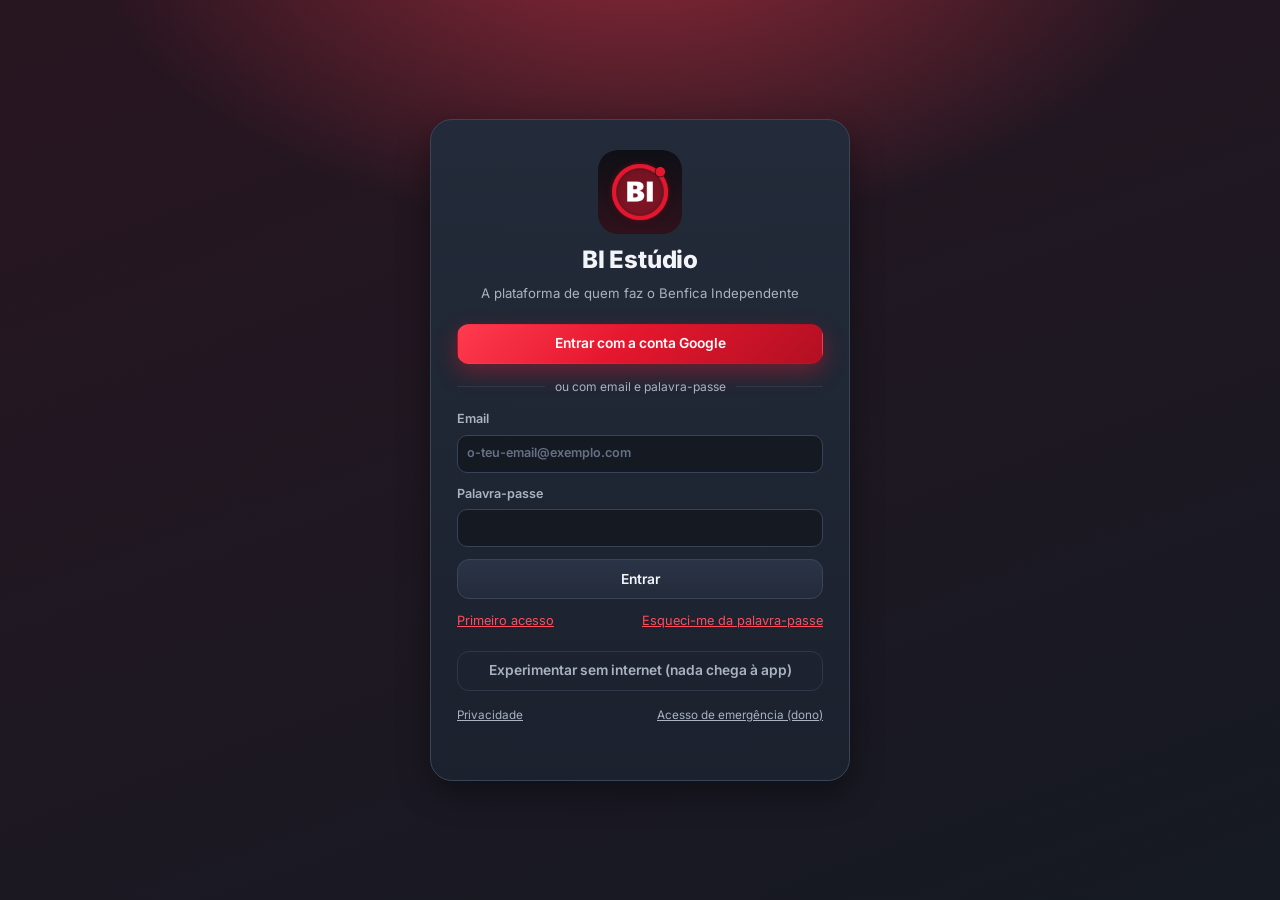
<file: index.html>
﻿<!DOCTYPE html>
<html lang="pt-PT">
<head>
<meta charset="utf-8">
<meta name="viewport" content="width=device-width, initial-scale=1, viewport-fit=cover">
<title>BI Estúdio · Benfica Independente</title>
<meta name="theme-color" content="#0b0d12">
<link rel="manifest" href="manifest.webmanifest">
<link rel="icon" type="image/png" href="icone-192.png">
<link rel="apple-touch-icon" href="icone-512.png">
<link rel="preload" href="fontes/inter-latin.woff2" as="font" type="font/woff2" crossorigin>
<link rel="stylesheet" href="estilos.css?v=10">
</head>
<body>

<!-- Ecrã de entrada -->
<section id="ecra-entrar" class="entrar">
  <div class="entrar-caixa">
    <img src="icone-512.png" alt="" class="entrar-logo">
    <h1>BI Estúdio</h1>
    <p class="suave">A plataforma de quem faz o Benfica Independente</p>

    <button id="entrar-google" class="botao principal largo">Entrar com a conta Google</button>
    <p class="separador-ou"><span>ou com email e palavra-passe</span></p>
    <label>Email
      <input id="entrar-email" type="email" placeholder="o-teu-email@exemplo.com" autocomplete="username">
    </label>
    <label>Palavra-passe
      <input id="entrar-palavra" type="password" autocomplete="current-password">
    </label>
    <button id="entrar-email-botao" class="botao largo">Entrar</button>
    <p class="entrar-links">
      <a href="#" id="entrar-primeiro" onclick="return false">Primeiro acesso</a>
      <a href="#" id="entrar-esqueci" onclick="return false">Esqueci-me da palavra-passe</a>
    </p>
    <button id="entrar-local" class="botao largo fantasma">Experimentar sem internet (nada chega à app)</button>

    <p class="entrar-rodape">
      <a href="privacidade.html">Privacidade</a>
      <button type="button" id="entrar-emergencia" class="ligacao">Acesso de emergência (dono)</button>
    </p>
    <div id="caixa-emergencia" class="escondido">
      <label>Chave de acesso (GitHub)
        <input id="entrar-token" type="password" placeholder="github_pat_..." autocomplete="off">
      </label>
      <button id="entrar-botao" class="botao largo">Entrar com a chave</button>
    </div>

    <p id="entrar-erro" class="erro"></p>
  </div>
</section>

<!-- Aplicação -->
<div id="app" class="app escondido">
  <aside class="barra">
    <div class="barra-topo">
      <img src="icone-192.png" alt="" class="barra-logo">
      <div>
        <strong>BI Estúdio</strong>
        <span id="barra-modo" class="etiqueta"></span>
      </div>
    </div>
    <nav id="menu" class="menu"></nav>
    <div class="barra-fundo">
      <span id="quem" class="quem"></span>
      <button id="sair" class="botao pequeno fantasma">Sair</button>
    </div>
  </aside>

  <main class="conteudo">
    <header class="topo">
      <img src="icone-192.png" alt="" class="topo-logo so-telemovel">
      <h2 id="titulo-ecra">Direto</h2>
      <button id="aprovacoes" class="aviso-aprovacoes escondido"></button>
      <button id="sair-m" class="botao pequeno fantasma so-telemovel">Sair</button>
    </header>
    <div id="fase-testes" class="fase-testes escondido" role="status">⚠ Fase de testes: basta 1 aprovação. O que gravares fica logo publicado, sem ninguém rever.</div>
    <nav id="subnav" class="subnav escondido"></nav>
    <div id="aviso" class="aviso escondido"></div>
    <div id="ecra" class="ecra"></div>
  </main>

  <nav id="menu-baixo" class="menu-baixo"></nav>
  <button id="ajuda-flutuante" class="ajuda-fab" aria-label="Pedir ajuda à IA"><svg class="ico" viewBox="0 0 24 24" fill="none" stroke="currentColor" stroke-width="1.8" stroke-linecap="round" stroke-linejoin="round"><path d="m12 3 1.9 5.1L19 10l-5.1 1.9L12 17l-1.9-5.1L5 10l5.1-1.9z"/></svg><span>Ajuda</span></button>
</div>

<div id="carregando" class="carregando escondido"><div class="roda"></div></div>

<script src="quadro.js?v=23"></script>
<script src="participacao.js?v=6"></script>
<script src="participantes.js?v=7"></script>
<script src="app.js?v=12"></script>
<script src="estilo.js?v=1"></script>
</body>
</html>
</file>
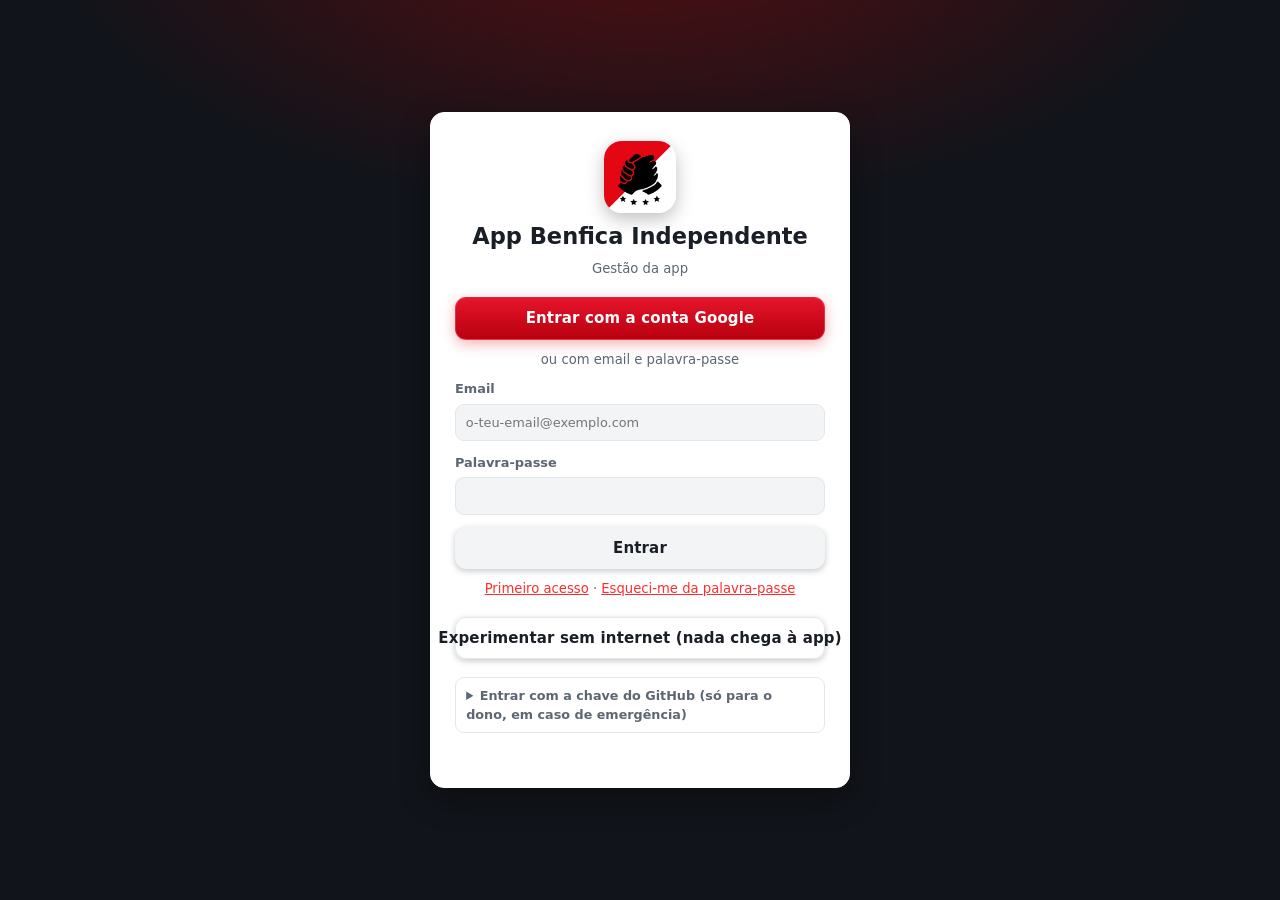
<file: antigo/index.html>
<!DOCTYPE html>
<html lang="pt-PT">
<head>
<meta charset="utf-8">
<meta name="viewport" content="width=device-width, initial-scale=1, viewport-fit=cover">
<title>App Benfica Independente</title>
<meta name="theme-color" content="#d40000">
<link rel="manifest" href="manifest.webmanifest">
<link rel="icon" type="image/png" href="icone-192.png">
<link rel="apple-touch-icon" href="icone-512.png">
<link rel="stylesheet" href="estilos-v18.css?v=20">
</head>
<body>

<!-- Ecrã de entrada -->
<section id="ecra-entrar" class="entrar">
  <div class="entrar-caixa">
    <img src="icone-512.png" alt="" class="entrar-logo">
    <h1>App Benfica Independente</h1>
    <p class="suave">Gestão da app</p>

    <button id="entrar-google" class="botao principal largo">Entrar com a conta Google</button>
    <p class="suave" style="text-align:center;margin:10px 0">ou com email e palavra-passe</p>
    <label>Email
      <input id="entrar-email" type="email" placeholder="o-teu-email@exemplo.com" autocomplete="username">
    </label>
    <label>Palavra-passe
      <input id="entrar-palavra" type="password" autocomplete="current-password">
    </label>
    <button id="entrar-email-botao" class="botao largo">Entrar</button>
    <p class="suave" style="text-align:center;margin:10px 0">
      <a href="#" id="entrar-primeiro" onclick="return false">Primeiro acesso</a> ·
      <a href="#" id="entrar-esqueci" onclick="return false">Esqueci-me da palavra-passe</a>
    </p>
    <button id="entrar-local" class="botao largo">Experimentar sem internet (nada chega à app)</button>

    <details class="ajuda">
      <summary>Entrar com a chave do GitHub (só para o dono, em caso de emergência)</summary>
      <label>Chave de acesso (GitHub)
        <input id="entrar-token" type="password" placeholder="github_pat_..." autocomplete="off">
      </label>
      <button id="entrar-botao" class="botao largo">Entrar com a chave</button>
      <p class="suave">Como obter a chave:</p>
      <ol>
        <li>Cria uma conta gratuita em <b>github.com</b> (se ainda não tiveres) e diz o teu nome de utilizador ao dono.</li>
        <li>O dono convida-te como colaborador do repositório <b>benfica-independente-dados</b>
            (Settings → Collaborators) e acrescenta-te em <b>Administradores</b> aqui na plataforma.</li>
        <li>No GitHub: a tua foto → Settings → Developer settings → Personal access tokens → <b>Fine-grained tokens</b> → Generate new token.</li>
        <li>Em <i>Resource owner</i> escolhe <b>benficaindependente</b>; em <i>Repository access</i> escolhe <b>benfica-independente-dados</b>
            (e <b>benfica-independente-gestao</b>, se existir).</li>
        <li>Em <i>Permissions</i>: <b>Contents →  Read and write</b> e <b>Actions →  Read-only</b> (para os alertas do robô).</li>
        <li>Copia a chave e cola-a aqui. Fica guardada só neste dispositivo. Nunca a envies a ninguém.</li>
      </ol>
    </details>

    <p id="entrar-erro" class="erro"></p>
  </div>
</section>

<!-- Aplicação -->
<div id="app" class="app escondido">
  <aside class="barra">
    <div class="barra-topo">
      <img src="icone-192.png" alt="" class="barra-logo">
      <div>
        <strong>App Benfica Independente</strong>
        <span id="barra-modo" class="etiqueta">github</span>
      </div>
    </div>
    <nav id="menu" class="menu"></nav>
    <div class="barra-fundo">
      <button id="sair" class="botao pequeno">Sair</button>
    </div>
  </aside>

  <main class="conteudo">
    <header class="topo">
      <button id="menu-botao" class="botao pequeno so-telemovel">☰</button>
      <h2 id="titulo-ecra">Painel</h2>
      <span id="quem" class="suave"></span>
    </header>
    <div id="aviso" class="aviso escondido"></div>
    <div id="ecra" class="ecra"></div>
  </main>
</div>

<div id="carregando" class="carregando escondido"><div class="roda"></div></div>

<script src="quadro-v18.js?v=24"></script>
<script src="participacao-v18.js?v=19"></script>
<script src="app-v19.js?v=22"></script>
</body>
</html>
</file>
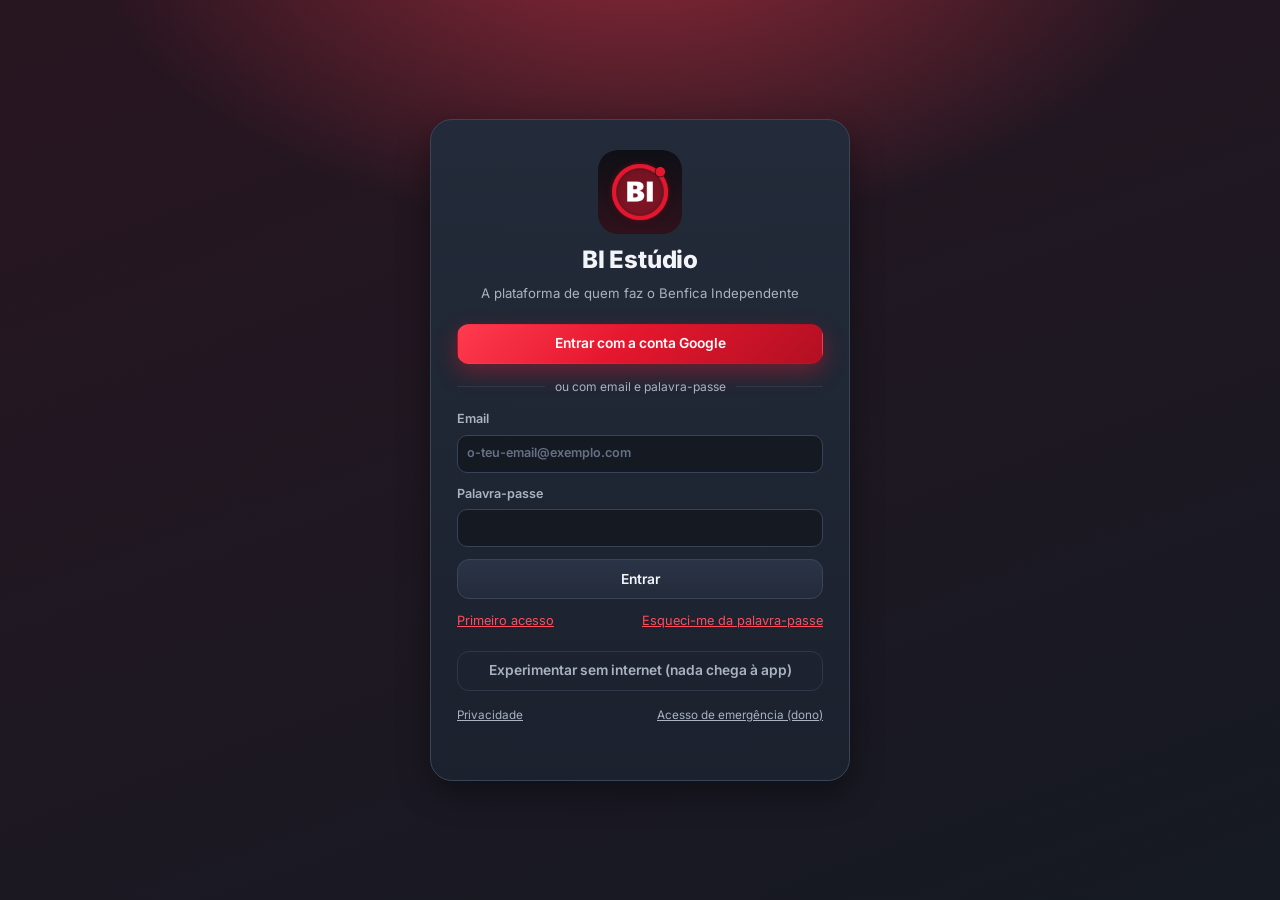
<file: novo/index.html>
<!doctype html><meta charset="utf-8"><title>BI Estúdio</title><meta http-equiv="refresh" content="0;url=../"><p>A plataforma mudou para <a href="../">benficaindependente.github.io</a>.</p><script>location.replace("../");</script>
</file>
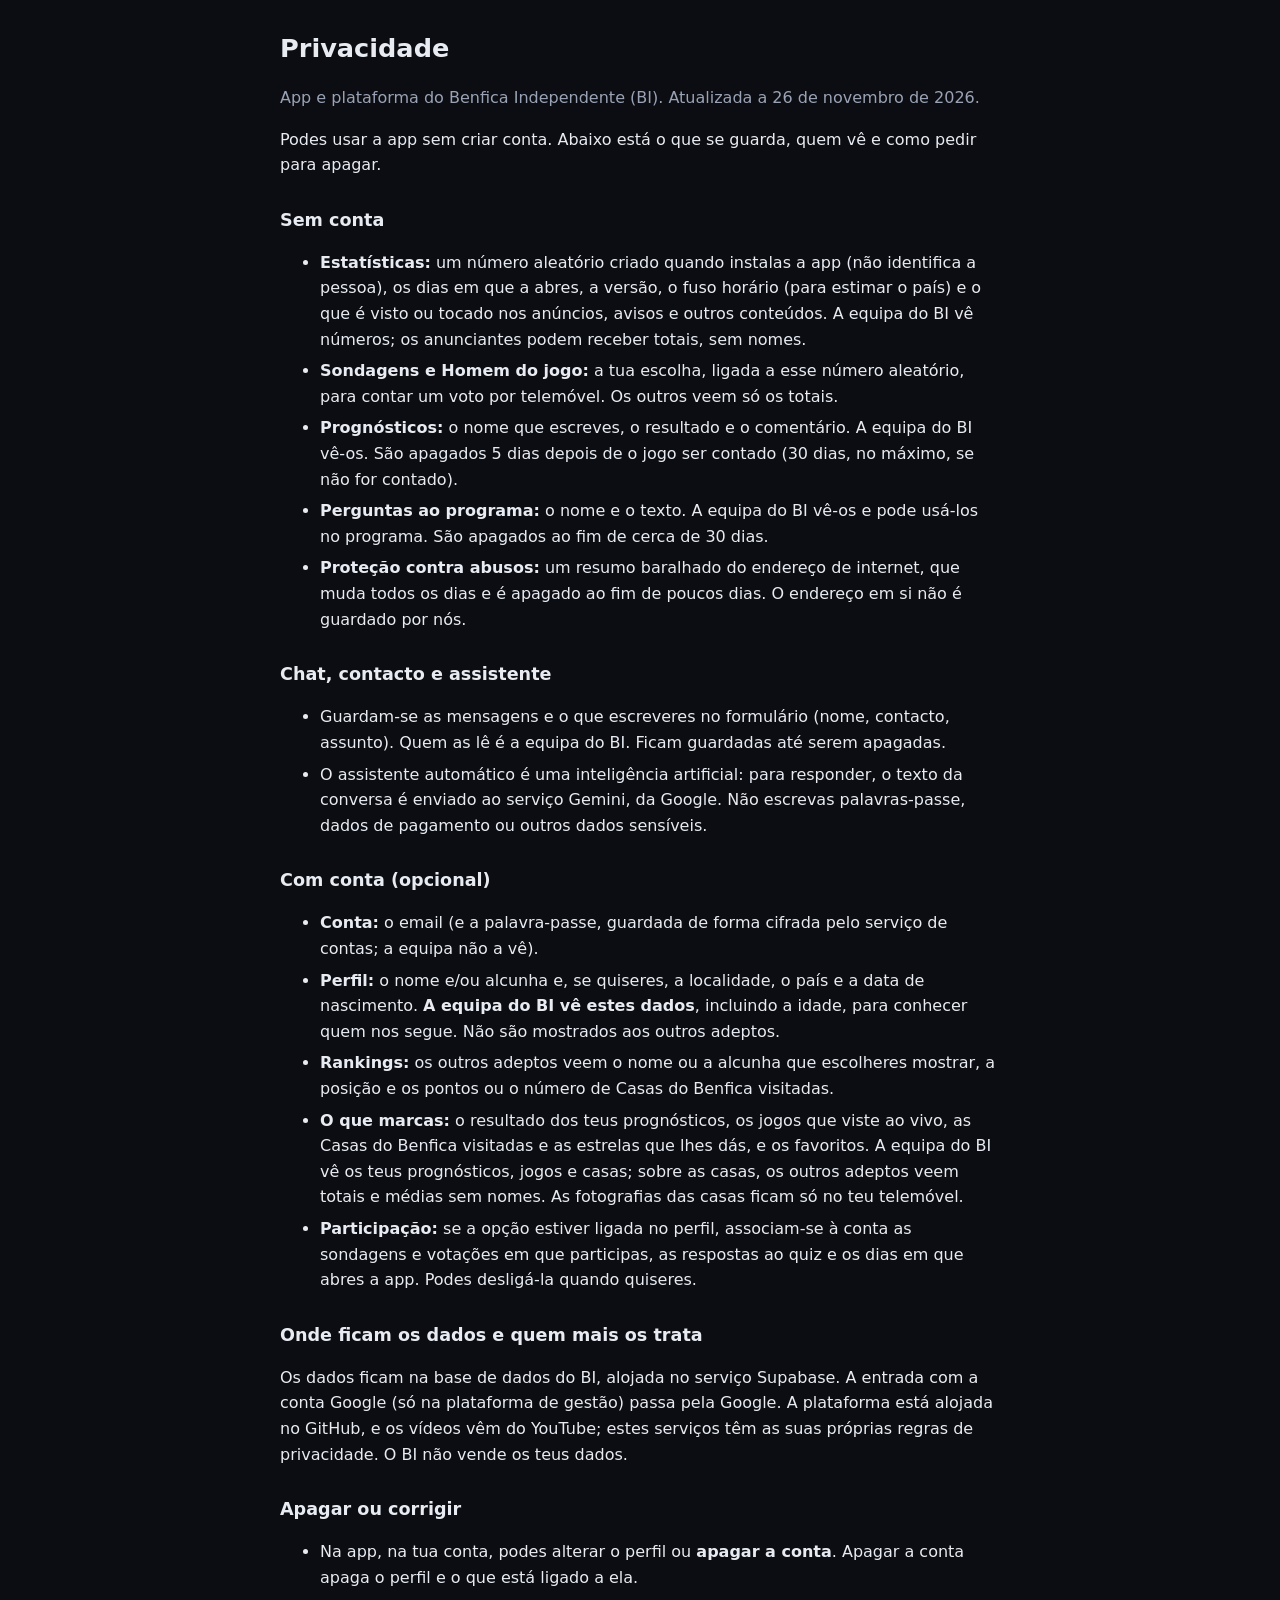
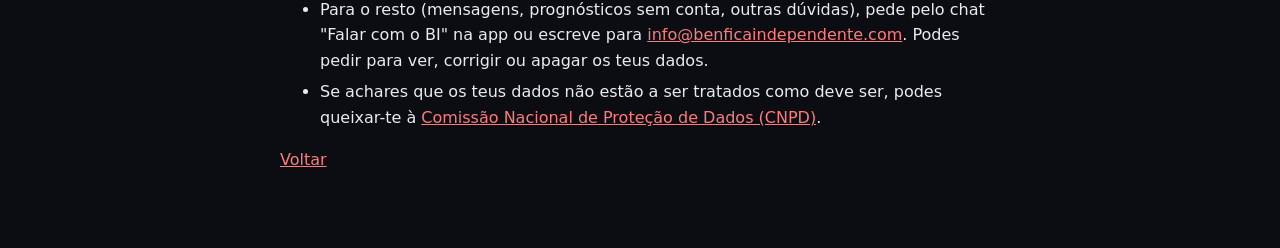
<file: privacidade.html>
<!DOCTYPE html>
<html lang="pt-PT">
<head>
<meta charset="utf-8">
<meta name="viewport" content="width=device-width, initial-scale=1">
<title>Privacidade · Benfica Independente</title>
<style>
  body { margin: 0; background: #0b0d12; color: #e8ebf2; font: 16px/1.6 system-ui, sans-serif; }
  main { max-width: 720px; margin: 0 auto; padding: 28px 20px 60px; }
  h1 { font-size: 1.6rem; margin: 0 0 4px; }
  h2 { font-size: 1.1rem; margin: 28px 0 6px; }
  a { color: #ff7b7b; }
  li { margin-bottom: 6px; }
  .suave { color: #9aa3b5; }
</style>
</head>
<body>
<main>
  <h1>Privacidade</h1>
  <p class="suave">App e plataforma do Benfica Independente (BI). Atualizada a 26 de novembro de 2026.</p>

  <p>Podes usar a app sem criar conta. Abaixo está o que se guarda, quem vê e como pedir para apagar.</p>

  <h2>Sem conta</h2>
  <ul>
    <li><b>Estatísticas:</b> um número aleatório criado quando instalas a app (não identifica a pessoa), os dias em que a abres, a versão, o fuso horário (para estimar o país) e o que é visto ou tocado nos anúncios, avisos e outros conteúdos. A equipa do BI vê números; os anunciantes podem receber totais, sem nomes.</li>
    <li><b>Sondagens e Homem do jogo:</b> a tua escolha, ligada a esse número aleatório, para contar um voto por telemóvel. Os outros veem só os totais.</li>
    <li><b>Prognósticos:</b> o nome que escreves, o resultado e o comentário. A equipa do BI vê-os. São apagados 5 dias depois de o jogo ser contado (30 dias, no máximo, se não for contado).</li>
    <li><b>Perguntas ao programa:</b> o nome e o texto. A equipa do BI vê-os e pode usá-los no programa. São apagados ao fim de cerca de 30 dias.</li>
    <li><b>Proteção contra abusos:</b> um resumo baralhado do endereço de internet, que muda todos os dias e é apagado ao fim de poucos dias. O endereço em si não é guardado por nós.</li>
  </ul>

  <h2>Chat, contacto e assistente</h2>
  <ul>
    <li>Guardam-se as mensagens e o que escreveres no formulário (nome, contacto, assunto). Quem as lê é a equipa do BI. Ficam guardadas até serem apagadas.</li>
    <li>O assistente automático é uma inteligência artificial: para responder, o texto da conversa é enviado ao serviço Gemini, da Google. Não escrevas palavras-passe, dados de pagamento ou outros dados sensíveis.</li>
  </ul>

  <h2>Com conta (opcional)</h2>
  <ul>
    <li><b>Conta:</b> o email (e a palavra-passe, guardada de forma cifrada pelo serviço de contas; a equipa não a vê).</li>
    <li><b>Perfil:</b> o nome e/ou alcunha e, se quiseres, a localidade, o país e a data de nascimento. <b>A equipa do BI vê estes dados</b>, incluindo a idade, para conhecer quem nos segue. Não são mostrados aos outros adeptos.</li>
    <li><b>Rankings:</b> os outros adeptos veem o nome ou a alcunha que escolheres mostrar, a posição e os pontos ou o número de Casas do Benfica visitadas.</li>
    <li><b>O que marcas:</b> o resultado dos teus prognósticos, os jogos que viste ao vivo, as Casas do Benfica visitadas e as estrelas que lhes dás, e os favoritos. A equipa do BI vê os teus prognósticos, jogos e casas; sobre as casas, os outros adeptos veem totais e médias sem nomes. As fotografias das casas ficam só no teu telemóvel.</li>
    <li><b>Participação:</b> se a opção estiver ligada no perfil, associam-se à conta as sondagens e votações em que participas, as respostas ao quiz e os dias em que abres a app. Podes desligá-la quando quiseres.</li>
  </ul>

  <h2>Onde ficam os dados e quem mais os trata</h2>
  <p>Os dados ficam na base de dados do BI, alojada no serviço Supabase. A entrada com a conta Google (só na plataforma de gestão) passa pela Google. A plataforma está alojada no GitHub, e os vídeos vêm do YouTube; estes serviços têm as suas próprias regras de privacidade. O BI não vende os teus dados.</p>

  <h2>Apagar ou corrigir</h2>
  <ul>
    <li>Na app, na tua conta, podes alterar o perfil ou <b>apagar a conta</b>. Apagar a conta apaga o perfil e o que está ligado a ela.</li>
    <li>Para o resto (mensagens, prognósticos sem conta, outras dúvidas), pede pelo chat "Falar com o BI" na app ou escreve para <a href="mailto:info@benficaindependente.com">info@benficaindependente.com</a>. Podes pedir para ver, corrigir ou apagar os teus dados.</li>
    <li>Se achares que os teus dados não estão a ser tratados como deve ser, podes queixar-te à <a href="https://www.cnpd.pt" rel="noopener">Comissão Nacional de Proteção de Dados (CNPD)</a>.</li>
  </ul>

  <p><a href="./">Voltar</a></p>
</main>
</body>
</html>
</file>
<file: estilos.css>
/* BI Estúdio — sistema de estilos (base).  Junta-se, no fim, ao que é específico do quadro tático e das pré-visualizações. */

@font-face { font-family: "Inter"; font-style: normal; font-weight: 100 900; font-display: swap;
  src: url(fontes/inter-latin-ext.woff2) format("woff2");
  unicode-range: U+0100-02BA, U+02BD-02C5, U+02C7-02CC, U+02CE-02D7, U+02DD-02FF, U+0304, U+0308, U+0329, U+1D00-1DBF, U+1E00-1E9F, U+1EF2-1EFF, U+2020, U+20A0-20AB, U+20AD-20C0, U+2113, U+2C60-2C7F, U+A720-A7FF; }
@font-face { font-family: "Inter"; font-style: normal; font-weight: 100 900; font-display: swap;
  src: url(fontes/inter-latin.woff2) format("woff2");
  unicode-range: U+0000-00FF, U+0131, U+0152-0153, U+02BB-02BC, U+02C6, U+02DA, U+02DC, U+0304, U+0308, U+0329, U+2000-206F, U+20AC, U+2122, U+2191, U+2193, U+2212, U+2215, U+FEFF, U+FFFD; }

:root {
  --fundo: #12161e;
  --fundo-2: #1a202b;
  --fundo-3: #232b39;
  --linha: #2f3849;
  --texto: #f2f4f8;
  --suave: #a9b3c2;
  --vermelho: #e5172e;
  --vermelho-escuro: #b50f22;
  --vermelho-claro: #ff4d5e;
  --vermelho-erro: #ff6b6b;
  --verde: #2fbf71;
  --amarelo: #f0b429;
  --azul: #4c8dff;
  --raio: 16px;
  --raio-peq: 10px;
  --sombra: 0 12px 32px rgba(0, 0, 0, .4);
  --altura-baixo: 64px;
}

* { box-sizing: border-box; }
html, body {
  margin: 0; padding: 0; height: 100%;
  background: var(--fundo); color: var(--texto);
  font-family: "Inter", system-ui, -apple-system, "Segoe UI", Roboto, Arial, sans-serif;
  font-size: 15px; line-height: 1.5; -webkit-text-size-adjust: 100%;
  font-feature-settings: "cv11", "ss01"; -webkit-font-smoothing: antialiased;
}
img { max-width: 100%; display: block; }
h1, h2, h3 { margin: 0 0 .4em; line-height: 1.2; letter-spacing: -.01em; }
p { margin: 0 0 .7em; }
a { color: var(--vermelho-claro); }
.escondido { display: none !important; }
.suave { color: var(--suave); font-size: .88rem; }
.ico { width: 1.25em; height: 1.25em; flex: 0 0 auto; }

/* ---------- Campos (em qualquer sítio) ---------- */
input:not([type=checkbox]):not([type=radio]):not([type=range]):not([type=file]), textarea, select {
  background: var(--fundo); color: var(--texto); border: 1px solid var(--linha); border-radius: 10px;
  font: inherit; padding: .5em .7em; min-height: 38px;
}
input:focus, textarea:focus, select:focus { outline: none; border-color: var(--vermelho); box-shadow: 0 0 0 3px rgba(229, 23, 46, .18); }
input::placeholder, textarea::placeholder { color: #667085; }
input[type=checkbox], input[type=radio] { accent-color: var(--vermelho); }

/* ---------- Botões ---------- */
.botao {
  display: inline-flex; align-items: center; justify-content: center; gap: .5em;
  min-height: 40px; padding: .5em 1.05em;
  border: 1px solid var(--linha); border-radius: 12px;
  background: var(--fundo-3); color: var(--texto);
  font: inherit; font-weight: 600; font-size: .92rem; cursor: pointer; text-decoration: none; white-space: nowrap;
  transition: background .15s, border-color .15s, transform .08s;
}
.botao:hover { background: #222938; border-color: #343d4d; }
.botao:active { transform: scale(.98); }
.botao:focus-visible { outline: 2px solid var(--vermelho-claro); outline-offset: 2px; }
.botao.principal { background: var(--vermelho); border-color: var(--vermelho); color: #fff; }
.botao.principal:hover { background: #f0233a; border-color: #f0233a; }
.botao.perigo { background: transparent; border-color: #6a2630; color: #ff9aa5; }
.botao.perigo:hover { background: #2a1217; }
.botao.fantasma { background: transparent; border-color: var(--linha); color: var(--suave); }
.botao.fantasma:hover { color: var(--texto); background: var(--fundo-3); }
.botao.pequeno { min-height: 34px; padding: .35em .8em; font-size: .85rem; border-radius: 10px; }
.botao.largo { width: 100%; }
.botao:disabled { opacity: .5; cursor: not-allowed; }

/* ---------- Entrada ---------- */
.entrar { min-height: 100%; display: flex; align-items: center; justify-content: center; padding: 24px 16px;
  background: radial-gradient(900px 480px at 50% -10%, rgba(229, 23, 46, .28), transparent 62%), var(--fundo); }
.entrar-caixa { width: 100%; max-width: 420px; background: var(--fundo-2); border: 1px solid var(--linha);
  border-radius: 22px; padding: 30px 26px; box-shadow: var(--sombra); }
.entrar-logo { width: 84px; height: 84px; margin: 0 auto 12px; border-radius: 20px; }
.entrar-caixa h1 { text-align: center; font-size: 1.6rem; font-weight: 800; }
.entrar-caixa > .suave { text-align: center; margin-bottom: 20px; }
.separador-ou { display: flex; align-items: center; gap: 10px; color: var(--suave); font-size: .8rem; margin: 14px 0; }
.separador-ou::before, .separador-ou::after { content: ""; flex: 1; height: 1px; background: var(--linha); }
.separador-ou span { white-space: nowrap; }
.entrar-links { display: flex; justify-content: space-between; gap: 8px; flex-wrap: wrap; font-size: .85rem; margin: 12px 0; }
.entrar label, .formulario label { display: block; margin-bottom: 12px; font-size: .84rem; font-weight: 600; color: var(--suave); }
.entrar input, .formulario input, .formulario textarea, .formulario select {
  display: block; width: 100%; margin-top: 6px; padding: .65em .8em;
  background: var(--fundo); border: 1px solid var(--linha); border-radius: 10px;
  color: var(--texto); font: inherit; font-weight: 400; min-height: 42px;
}
.entrar input:focus, .formulario input:focus, .formulario textarea:focus, .formulario select:focus { outline: none; border-color: var(--vermelho); box-shadow: 0 0 0 3px rgba(229, 23, 46, .18); }
.formulario textarea { min-height: 110px; resize: vertical; }
#entrar-local { margin-top: 8px; }
.ajuda { margin-top: 18px; border: 1px solid var(--linha); border-radius: 10px; padding: .6em .8em; font-size: .85rem; }
.ajuda summary { cursor: pointer; font-weight: 600; color: var(--suave); }
.ajuda ol { margin: .6em 0 .2em; padding-left: 1.2em; color: var(--suave); }
.ajuda li { margin-bottom: .35em; }
.erro { color: var(--vermelho-erro); font-size: .88rem; min-height: 1.2em; margin: 10px 0 0; }

/* ---------- Estrutura ---------- */
.app { display: flex; min-height: 100%; }
.barra { width: 232px; flex: 0 0 232px; background: var(--fundo-2); border-right: 1px solid var(--linha);
  display: flex; flex-direction: column; position: sticky; top: 0; height: 100vh; }
.barra-topo { display: flex; align-items: center; gap: 12px; padding: 18px 16px; }
.barra-logo { width: 40px; height: 40px; border-radius: 10px; }
.barra-topo strong { display: block; font-size: 1.02rem; font-weight: 800; letter-spacing: -.01em; }
.etiqueta { display: inline-block; font-size: .66rem; text-transform: uppercase; letter-spacing: .08em; font-weight: 700;
  color: var(--suave); background: var(--fundo-3); border: 1px solid var(--linha); border-radius: 20px; padding: 0 8px; margin-top: 2px; }
.etiqueta.local { color: #fff; background: var(--azul); border-color: var(--azul); }

.menu { flex: 1; overflow-y: auto; padding: 6px 10px; display: flex; flex-direction: column; gap: 4px; }
.menu a { display: flex; align-items: center; gap: 12px; padding: .75em .9em; border-radius: 12px; color: var(--suave);
  text-decoration: none; font-weight: 600; cursor: pointer; transition: background .15s, color .15s; }
.menu a:hover { background: var(--fundo-3); color: var(--texto); }
.menu a.ativo { background: rgba(229, 23, 46, .14); color: #fff; box-shadow: inset 3px 0 0 var(--vermelho); }
.menu a.ativo .ico { color: var(--vermelho-claro); }
.menu .marca, .menu-baixo .marca { margin-left: auto; }
.marca { background: var(--vermelho); color: #fff; font-size: .7rem; font-weight: 700; border-radius: 20px; padding: 0 7px; min-width: 20px; text-align: center; line-height: 1.5; }
.barra-fundo { padding: 12px 14px calc(14px + env(safe-area-inset-bottom)); border-top: 1px solid var(--linha); display: flex; align-items: center; gap: 8px; }
.quem { flex: 1; min-width: 0; font-size: .85rem; color: var(--suave); overflow: hidden; text-overflow: ellipsis; white-space: nowrap; }

.conteudo { flex: 1; min-width: 0; display: flex; flex-direction: column; }
.topo { display: flex; align-items: center; gap: 12px; padding: 16px 28px; position: sticky; top: 0; z-index: 20;
  background: rgba(11, 13, 18, .86); backdrop-filter: blur(10px); border-bottom: 1px solid var(--linha); }
.topo h2 { margin: 0; font-size: 1.3rem; font-weight: 800; }
.topo-logo { width: 30px; height: 30px; border-radius: 8px; }
.aviso-aprovacoes { margin-left: auto; display: inline-flex; align-items: center; gap: 8px; min-height: 36px; padding: 0 14px 0 10px;
  border-radius: 20px; border: 1px solid rgba(240, 180, 41, .45); background: rgba(240, 180, 41, .12); color: #ffd66b;
  font: inherit; font-size: .85rem; font-weight: 600; cursor: pointer; }
.aviso-aprovacoes:hover { background: rgba(240, 180, 41, .2); }
.so-telemovel { display: none; }

.subnav { display: flex; gap: 6px; padding: 12px 28px 0; overflow-x: auto; scrollbar-width: none; }
.subnav::-webkit-scrollbar { display: none; }
.subnav a { display: inline-flex; align-items: center; gap: 8px; white-space: nowrap; padding: .5em 1em; border-radius: 20px;
  border: 1px solid var(--linha); color: var(--suave); font-weight: 600; font-size: .88rem; cursor: pointer; text-decoration: none; }
.subnav a:hover { color: var(--texto); border-color: #3a4352; }
.subnav a.ativo { background: var(--texto); border-color: var(--texto); color: #10131a; }
.subnav .marca { background: var(--vermelho); color: #fff; }

.aviso { margin: 14px 28px 0; padding: .75em 1em; border-radius: 12px; background: rgba(47, 191, 113, .12); border: 1px solid rgba(47, 191, 113, .35); color: #86e8b4; font-weight: 500; }
.aviso.mau { background: rgba(255, 107, 107, .1); border-color: rgba(255, 107, 107, .4); color: #ffb0b0; }
.ecra { padding: 22px 28px calc(40px + env(safe-area-inset-bottom)); max-width: 1180px; width: 100%; }
body[data-ecra="quadro"] .ecra { max-width: none; }

/* Menu em baixo (telemóvel) e botão de ajuda */
.menu-baixo { display: none; }
.ajuda-fab { position: fixed; right: 22px; bottom: 22px; z-index: 30; display: inline-flex; align-items: center; gap: 8px; height: 46px; padding: 0 18px 0 14px;
  border-radius: 24px; border: 1px solid var(--linha); background: var(--fundo-3); color: var(--texto); font: inherit; font-weight: 700; cursor: pointer; box-shadow: var(--sombra); }
.ajuda-fab:hover { border-color: #3a4352; background: #222938; }
.ajuda-fab .ico { color: var(--vermelho-claro); }

/* ---------- Cartões ---------- */
.cartao { background: var(--fundo-2); border: 1px solid var(--linha); border-radius: var(--raio); margin-bottom: 18px; overflow: hidden; }
.cartao > header { display: flex; align-items: center; gap: 10px; padding: 14px 18px; border-bottom: 1px solid var(--linha); flex-wrap: wrap; }
.cartao > header h3 { margin: 0; font-size: 1rem; font-weight: 700; }
.cartao > header .acoes { margin-left: auto; display: flex; gap: 8px; flex-wrap: wrap; }
.cartao-corpo { padding: 18px; }
.cartao-corpo > :last-child { margin-bottom: 0; }
.seccao-titulo { font-size: .78rem; font-weight: 700; text-transform: uppercase; letter-spacing: .09em; color: var(--suave); margin: 26px 2px 12px; }
.grelha { display: grid; gap: 12px; grid-template-columns: repeat(auto-fill, minmax(150px, 1fr)); }
.azulejo { background: var(--fundo-3); border: 1px solid var(--linha); border-radius: 12px; padding: 14px; }
.azulejo .num { font-size: 1.7rem; font-weight: 800; letter-spacing: -.02em; }
.azulejo .rot { color: var(--suave); font-size: .84rem; }
.vazio-grande { display: flex; flex-direction: column; align-items: center; gap: 6px; text-align: center; padding: 28px 12px; }
.vazio-grande .ico { width: 40px; height: 40px; color: var(--suave); }

/* ---------- Painel do direto ---------- */
.jogo { border: 1px solid var(--linha); border-radius: 20px; padding: 18px 20px; margin-bottom: 6px;
  background: radial-gradient(600px 200px at 50% -40%, rgba(229, 23, 46, .22), transparent 70%), var(--fundo-2); }
.jogo.ao-vivo { border-color: rgba(229, 23, 46, .55); }
.jogo-topo { display: flex; align-items: center; gap: 10px; flex-wrap: wrap; margin-bottom: 14px; }
.selo { font-size: .72rem; font-weight: 700; letter-spacing: .06em; text-transform: uppercase; padding: 3px 10px; border-radius: 20px; background: var(--fundo-3); border: 1px solid var(--linha); color: var(--suave); }
.selo-vivo { background: var(--vermelho); border-color: var(--vermelho); color: #fff; animation: pulsar 1.6s ease-in-out infinite; }
@keyframes pulsar { 50% { opacity: .65; } }
.jogo-equipas { display: grid; grid-template-columns: 1fr auto 1fr; align-items: center; gap: 16px; }
.jogo-eq { display: flex; flex-direction: column; align-items: center; gap: 8px; text-align: center; }
.jogo-eq b { font-size: 1rem; }
.jogo-logo { width: 52px; height: 52px; object-fit: contain; }
.jogo-res { font-size: 2.4rem; font-weight: 800; letter-spacing: -.02em; }
.jogo.vazio { background: var(--fundo-2); }

.mosaicos { display: grid; gap: 12px; grid-template-columns: repeat(auto-fill, minmax(250px, 1fr)); }
.mosaico { position: relative; display: flex; align-items: center; gap: 14px; text-align: left; width: 100%; padding: 16px;
  border: 1px solid var(--linha); border-radius: 16px; background: var(--fundo-2); color: var(--texto); font: inherit; cursor: pointer;
  transition: border-color .15s, background .15s, transform .08s; }
.mosaico:hover { border-color: #3a4352; background: var(--fundo-3); }
.mosaico:active { transform: scale(.985); }
.mosaico-ico { flex: 0 0 auto; display: grid; place-items: center; width: 46px; height: 46px; border-radius: 13px; background: rgba(229, 23, 46, .14); color: var(--vermelho-claro); }
.mosaico-ico .ico { width: 24px; height: 24px; }
.mosaico-txt { display: flex; flex-direction: column; min-width: 0; }
.mosaico-txt b { font-size: 1rem; }
.mosaico-txt span { color: var(--suave); font-size: .84rem; }
.mosaico .marca { position: absolute; top: 12px; right: 12px; }

/* ---------- Agendado ---------- */
.linha-tempo { display: flex; flex-direction: column; gap: 8px; }
.evento { display: grid; grid-template-columns: 56px 40px 1fr; align-items: center; gap: 12px; text-align: left; width: 100%; padding: 12px 14px;
  border: 1px solid var(--linha); border-radius: 14px; background: var(--fundo-2); color: var(--texto); font: inherit; cursor: pointer; }
.evento:hover { border-color: #3a4352; background: var(--fundo-3); }
.evento-hora { font-weight: 800; font-variant-numeric: tabular-nums; }
.evento-ico { display: grid; place-items: center; width: 36px; height: 36px; border-radius: 10px; background: var(--fundo-3); color: var(--vermelho-claro); }
.evento-txt { display: flex; flex-direction: column; min-width: 0; }
.evento-txt b { font-size: .95rem; font-weight: 600; overflow: hidden; text-overflow: ellipsis; }
.evento-txt span { color: var(--suave); font-size: .8rem; }

/* ---------- Tabelas, pílulas, listas ---------- */
.tabela { width: 100%; border-collapse: collapse; }
.tabela th, .tabela td { text-align: left; padding: .65em .6em; border-bottom: 1px solid var(--linha); vertical-align: top; }
.tabela th { color: var(--suave); font-size: .75rem; text-transform: uppercase; letter-spacing: .06em; font-weight: 700; }
.tabela tr:last-child td { border-bottom: none; }
.tabela .mini { color: var(--suave); font-size: .82rem; }
.tabela td.direita, .tabela th.direita { text-align: right; }
.linha-acoes { display: flex; gap: 6px; justify-content: flex-end; flex-wrap: wrap; }
.tabela-rolar { overflow-x: auto; }
.pilula { display: inline-block; font-size: .72rem; font-weight: 700; padding: 2px 10px; border-radius: 20px; background: var(--fundo-3); color: var(--suave); border: 1px solid var(--linha); white-space: nowrap; }
.pilula.ok { background: rgba(47, 191, 113, .12); color: #7ee6ae; border-color: rgba(47, 191, 113, .3); }
.pilula.espera { background: rgba(240, 180, 41, .12); color: #ffd66b; border-color: rgba(240, 180, 41, .3); }
.pilula.mau { background: rgba(255, 107, 107, .1); color: #ff9aa5; border-color: rgba(255, 107, 107, .3); }
.pilula.info { background: rgba(76, 141, 255, .12); color: #8db6ff; border-color: rgba(76, 141, 255, .3); }
.miniatura { width: 56px; height: 40px; object-fit: cover; border-radius: 6px; background: var(--fundo-3); }
.lista { display: flex; flex-direction: column; gap: 12px; }
.mensagem { border: 1px solid var(--linha); border-radius: 12px; padding: 12px 14px; background: var(--fundo-3); }
.mensagem-topo { display: flex; align-items: center; gap: 8px; margin-bottom: 6px; }
.mensagem-topo strong { font-size: .9rem; }
.mensagem-topo .quando { margin-left: auto; color: var(--suave); font-size: .78rem; }
.mensagem .resposta { margin-top: 10px; padding-left: 12px; border-left: 3px solid var(--vermelho); color: #d8dde5; }

/* ---------- Janelas (formulários) ---------- */
.fundo-modal { position: fixed; inset: 0; background: rgba(4, 6, 10, .7); backdrop-filter: blur(3px); display: flex; align-items: flex-start; justify-content: center; padding: 30px 16px; overflow-y: auto; z-index: 60; }
.modal { background: var(--fundo-2); border: 1px solid var(--linha); border-radius: 20px; width: 100%; max-width: 580px; box-shadow: var(--sombra); }
.modal > header { display: flex; align-items: center; padding: 16px 20px; border-bottom: 1px solid var(--linha); }
.modal > header h3 { margin: 0; font-size: 1.05rem; font-weight: 700; }
.modal-corpo { padding: 20px; }
.modal-pe { display: flex; gap: 10px; justify-content: flex-end; padding: 14px 20px; border-top: 1px solid var(--linha); }
.formulario .campo { margin-bottom: 14px; }
.formulario .rotulo { display: block; font-size: .84rem; font-weight: 600; color: var(--suave); }
.grupo-caixas { display: flex; flex-wrap: wrap; gap: 8px 16px; margin-top: 6px; }
.grupo-caixas label { display: inline-flex; align-items: center; gap: 6px; font-weight: 400; color: var(--texto); margin: 0; }
.grupo-caixas input { width: auto; margin: 0; min-height: 0; }
.linha-dupla { display: grid; grid-template-columns: 1fr 1fr; gap: 0 14px; }
.carregando { position: fixed; inset: 0; background: rgba(0, 0, 0, .45); display: flex; align-items: center; justify-content: center; z-index: 90; }
.roda { width: 44px; height: 44px; border: 4px solid rgba(255, 255, 255, .2); border-top-color: #fff; border-radius: 50%; animation: girar .8s linear infinite; }
@keyframes girar { to { transform: rotate(360deg); } }

/* ---------- Fotos no formulário e utilitários ---------- */
.campo-imagem .imagem-linha { display: flex; gap: 12px; align-items: flex-start; margin-top: 6px; }
.miniatura.grande { width: 96px; height: 96px; object-fit: cover; border-radius: 12px; border: 1px solid var(--linha); }
.separador { margin: 18px 0 4px; padding-top: 12px; border-top: 1px solid var(--linha); font-size: .95rem; }
.atalhos { display: flex; flex-wrap: wrap; gap: 8px; }
.tabela-numeros td, .tabela-numeros th { white-space: nowrap; }
.glossario th { width: 150px; text-transform: none; letter-spacing: 0; font-size: .9rem; color: var(--texto); }
.grandes { display: grid; gap: 12px; grid-template-columns: repeat(auto-fill, minmax(230px, 1fr)); }
.botao.grande { display: flex; align-items: center; justify-content: flex-start; white-space: normal; gap: 14px; text-align: left; padding: 16px 18px; min-height: 84px; border-radius: 16px; font-size: 1rem; }
.botao.grande b { display: block; }
.grande-icone { font-size: 1.8rem; line-height: 1; flex: 0 0 auto; }
.grande-sub { display: block; font-size: .82rem; opacity: .7; margin-top: 3px; font-weight: 400; }
.sondagem { border: 1px solid var(--linha); border-radius: 14px; padding: 14px 16px; margin-bottom: 12px; background: var(--fundo-3); }
.voto-linha { position: relative; display: flex; justify-content: space-between; gap: 10px; padding: 8px 10px; margin: 6px 0; border-radius: 8px; background: #1b2028; overflow: hidden; }
.voto-linha > span, .voto-linha > b { position: relative; }
.voto-barra { position: absolute; left: 0; top: 0; bottom: 0; background: rgba(229, 23, 46, .35); }

/* ---------- Telemóvel ---------- */
@media (max-width: 860px) {
  .barra { display: none; }
  .so-telemovel { display: inline-flex; }
  .topo { padding: 12px 16px; }
  .topo h2 { font-size: 1.1rem; }
  .subnav { padding: 10px 16px 0; }
  .aviso { margin: 12px 16px 0; }
  .ecra { padding: 16px 16px calc(var(--altura-baixo) + 40px); }
  .linha-dupla { grid-template-columns: 1fr; }
  .menu-baixo { display: flex; position: fixed; left: 0; right: 0; bottom: 0; z-index: 40; height: calc(var(--altura-baixo) + env(safe-area-inset-bottom));
    padding-bottom: env(safe-area-inset-bottom); background: rgba(18, 22, 29, .96); backdrop-filter: blur(12px); border-top: 1px solid var(--linha); }
  .menu-baixo a { position: relative; flex: 1; display: flex; flex-direction: column; align-items: center; justify-content: center; gap: 3px; color: var(--suave); font-size: .7rem; font-weight: 600; text-decoration: none; cursor: pointer; }
  .menu-baixo a .ico { width: 24px; height: 24px; }
  .menu-baixo a.ativo { color: #fff; }
  .menu-baixo a.ativo .ico { color: var(--vermelho-claro); }
  .menu-baixo .marca { position: absolute; top: 6px; left: calc(50% + 8px); margin: 0; }
  .ajuda-fab { right: 14px; bottom: calc(var(--altura-baixo) + 14px + env(safe-area-inset-bottom)); height: 44px; }
  .ajuda-fab span { display: none; }
  .ajuda-fab { width: 44px; padding: 0; justify-content: center; }
  .aviso-aprovacoes span { max-width: 130px; white-space: normal; line-height: 1.15; text-align: left; }
  .jogo-res { font-size: 1.9rem; }
  .mosaicos { grid-template-columns: 1fr; }
}
@media (pointer: coarse) { .botao.pequeno { min-height: 42px; } }
@media (max-width: 520px) {
  .azulejo { padding: 10px 12px; }
  .azulejo .num { font-size: 1.25rem; }
  .azulejo .rot { font-size: .78rem; }
}


/* ============ Degradês e efeitos (para não ficar pesado) ============ */
:root { --grad-vermelho: linear-gradient(135deg, #ff3b4f 0%, #e5172e 45%, #b30f22 100%); --brilho-vermelho: 0 8px 22px rgba(229, 23, 46, .38); }
html, body { background: var(--fundo); }
body {
  background:
    radial-gradient(900px 520px at 100% -8%, rgba(229, 23, 46, .20), transparent 60%),
    radial-gradient(700px 480px at -5% 105%, rgba(229, 23, 46, .10), transparent 60%),
    linear-gradient(160deg, #181d28 0%, #11151d 55%, #14101a 100%) fixed;
}
/* barra lateral e menu de baixo */
.barra { background: linear-gradient(180deg, #281520 0%, #1b1f2a 38%, #171b25 100%); border-right-color: #3a2a35; }
.menu a:hover { background: rgba(255, 255, 255, .06); }
.menu a.ativo { background: var(--grad-vermelho); color: #fff; box-shadow: var(--brilho-vermelho); }
.menu a.ativo .ico { color: #fff; }
.menu a .marca { background: #fff; color: #b30f22; }
.menu a.ativo .marca { background: #fff; color: #b30f22; }
.menu-baixo { background: linear-gradient(180deg, rgba(34, 22, 32, .97), rgba(22, 26, 36, .98)); }
/* topo */
.topo { background: linear-gradient(180deg, rgba(30, 36, 48, .92), rgba(22, 27, 37, .88)); border-bottom: 0;
  box-shadow: 0 1px 0 rgba(255, 255, 255, .05), 0 12px 24px -16px rgba(0, 0, 0, .5); position: sticky; }
.topo::after { content: ""; position: absolute; left: 0; right: 0; bottom: 0; height: 2px; background: linear-gradient(90deg, #e5172e, rgba(229, 23, 46, 0) 70%); }
/* separadores das páginas */
.subnav a { background: rgba(255, 255, 255, .04); }
.subnav a.ativo { background: var(--grad-vermelho); border-color: transparent; color: #fff; box-shadow: var(--brilho-vermelho); }
/* botões */
.botao { background: linear-gradient(180deg, #2b3447, #232b3a); border-color: #3a455a; }
.botao:hover { background: linear-gradient(180deg, #333e54, #2a3345); border-color: #4a5670; }
.botao.principal { background: var(--grad-vermelho); border-color: transparent; box-shadow: var(--brilho-vermelho); }
.botao.principal:hover { filter: brightness(1.08); background: var(--grad-vermelho); }
.botao.fantasma { background: transparent; }
/* cartões */
.cartao { background: linear-gradient(180deg, #212837, #1a202b); border-color: #313b4e; box-shadow: 0 10px 26px -14px rgba(0, 0, 0, .55), inset 0 1px 0 rgba(255, 255, 255, .04); }
.cartao > header { background: linear-gradient(90deg, rgba(229, 23, 46, .12), transparent 55%); border-bottom-color: #313b4e; }
.azulejo { background: linear-gradient(180deg, #283144, #212938); border-color: #364055; }
.azulejo .num { background: var(--grad-vermelho); -webkit-background-clip: text; background-clip: text; color: transparent; }
.seccao-titulo { display: flex; align-items: center; gap: 10px; }
.seccao-titulo::before { content: ""; width: 4px; height: 14px; border-radius: 3px; background: var(--grad-vermelho); }
/* painel do direto */
.jogo { background: radial-gradient(520px 220px at 50% -30%, rgba(255, 59, 79, .45), transparent 70%), linear-gradient(135deg, #4a1220 0%, #271a29 55%, #1d2330 100%);
  border-color: rgba(255, 90, 105, .35); box-shadow: 0 16px 36px -18px rgba(229, 23, 46, .55); }
.jogo.ao-vivo { border-color: #ff4d5e; box-shadow: 0 0 0 1px rgba(255, 77, 94, .4), 0 16px 40px -14px rgba(229, 23, 46, .7); }
.jogo.vazio { background: linear-gradient(135deg, #2a1822, #1e2430); }
.jogo .selo { background: rgba(255, 255, 255, .1); border-color: rgba(255, 255, 255, .18); color: #ffe3e6; }
.jogo .suave { color: #e7d3d8; }
.jogo-res { text-shadow: 0 2px 14px rgba(0, 0, 0, .4); }
.mosaico { background: linear-gradient(180deg, #232b3b, #1b2230); border-color: #333e52; box-shadow: 0 8px 20px -14px rgba(0, 0, 0, .6); }
.mosaico:hover { background: linear-gradient(180deg, #2b3548, #202838); border-color: rgba(255, 77, 94, .6); box-shadow: 0 12px 26px -12px rgba(229, 23, 46, .5); transform: translateY(-2px); }
.mosaico-ico { background: var(--grad-vermelho); color: #fff; box-shadow: var(--brilho-vermelho); }
.mosaico .marca { background: #fff; color: #b30f22; }
.evento { background: linear-gradient(180deg, #232b3b, #1b2230); border-color: #333e52; }
.evento:hover { border-color: rgba(255, 77, 94, .55); }
.evento-ico { background: rgba(229, 23, 46, .16); }
/* aviso de aprovações e ajuda */
.aviso-aprovacoes { background: linear-gradient(135deg, rgba(240, 180, 41, .28), rgba(240, 180, 41, .1)); }
.ajuda-fab { background: var(--grad-vermelho); border-color: transparent; color: #fff; box-shadow: var(--brilho-vermelho); }
.ajuda-fab:hover { background: var(--grad-vermelho); filter: brightness(1.08); }
.ajuda-fab .ico { color: #fff; }
/* janelas e entrada */
.modal { background: linear-gradient(180deg, #232b3a, #1b212d); border-color: #364055; }
.modal > header { background: linear-gradient(90deg, rgba(229, 23, 46, .16), transparent 60%); }
.entrar { background: radial-gradient(900px 520px at 50% -10%, rgba(255, 59, 79, .5), transparent 62%), linear-gradient(160deg, #281520, #151a23); }
.entrar-caixa { background: linear-gradient(180deg, #232b3a, #1b212d); border-color: #3a455a; }
/* o resto */
.sondagem, .mensagem { background: linear-gradient(180deg, #252d3d, #1f2635); border-color: #333e52; }
.pilula { background: rgba(255, 255, 255, .06); }
input:not([type=checkbox]):not([type=radio]):not([type=range]):not([type=file]), textarea, select { background: #141922; border-color: #38435a; }


/* ============ Abas, banner de publicidade ============ */
.abas { display: flex; gap: 4px; padding: 4px; margin-bottom: 18px; background: rgba(255, 255, 255, .05); border: 1px solid var(--linha); border-radius: 16px; overflow-x: auto; scrollbar-width: none; }
.abas::-webkit-scrollbar { display: none; }
.aba { flex: 1 0 auto; display: inline-flex; align-items: center; justify-content: center; gap: 8px; min-height: 44px; padding: 0 18px; border: 0; border-radius: 12px;
  background: transparent; color: var(--suave); font: inherit; font-weight: 700; font-size: .92rem; cursor: pointer; white-space: nowrap; transition: background .15s, color .15s; }
.aba:hover { color: var(--texto); background: rgba(255, 255, 255, .06); }
.aba.ativa { background: var(--grad-vermelho); color: #fff; box-shadow: var(--brilho-vermelho); }
.aba .marca { background: #fff; color: #b30f22; }
.promo { display: flex; align-items: center; gap: 8px; padding: 8px 14px; border-radius: 10px; background: #2b3345; color: #fff; font-size: .8rem; line-height: 1.2; overflow: hidden; }
.promo-patreon { background: var(--grad-vermelho); }
.promo-etq { font-size: .58rem; font-weight: 800; letter-spacing: .08em; color: #b8c0cf; flex: 0 0 auto; }
.promo-patreon .promo-etq { color: #fff; }
.promo-txt { flex: 1; font-weight: 700; white-space: nowrap; overflow: hidden; text-overflow: ellipsis; }
.promo-ico { flex: 0 0 auto; font-size: 1.05em; }
.promo-seta { flex: 0 0 auto; color: #b8c0cf; font-size: 1.2em; }
.promo-logo { width: 22px; height: 22px; border-radius: 5px; object-fit: cover; flex: 0 0 auto; }
.promo-logo-exemplo { display: grid; place-items: center; background: #fff; color: #222; font-size: .5rem; font-weight: 800; }
.promo-imagem { position: relative; padding: 0; background: #1c2230; }
.promo-imagem img { width: 100%; aspect-ratio: 9 / 1; object-fit: cover; display: block; }
.promo-img { width: 100%; aspect-ratio: 9 / 1; display: grid; place-items: center; background: repeating-linear-gradient(45deg, #2b3345, #2b3345 10px, #252d3e 10px, #252d3e 20px); color: #9aa4b2; font-weight: 700; font-size: .75rem; }
.promo-canto { position: absolute; right: 6px; bottom: 3px; font-size: .5rem; font-weight: 800; letter-spacing: .08em; color: #fff; text-shadow: 0 1px 3px #000; }
.formatos { display: grid; gap: 16px; grid-template-columns: repeat(auto-fit, minmax(260px, 1fr)); margin-top: 14px; }
.formato { background: rgba(255, 255, 255, .04); border: 1px solid var(--linha); border-radius: 14px; padding: 14px; }
.formato b { display: block; margin-bottom: 10px; }
.formato .promo { margin-bottom: 10px; }
.formato p { margin: 0; }
.rotacao { display: flex; flex-direction: column; gap: 8px; margin-top: 10px; }
.tm-ecra .promo { border-radius: 8px; font-size: 11px; padding: 6px 10px; }
.tm-ecra .promo-imagem { padding: 0; }

.prev-viva { position: sticky; top: 0; z-index: 3; margin: -6px -20px 16px; padding: 12px 20px 14px; background: linear-gradient(180deg, #232b3a, #1d2431); border-bottom: 1px solid var(--linha); box-shadow: 0 10px 18px -12px rgba(0, 0, 0, .6); }
.prev-viva-etq { font-size: .7rem; font-weight: 700; letter-spacing: .08em; text-transform: uppercase; color: var(--suave); margin-bottom: 8px; }
.prev-viva .promo { font-size: .9rem; }
.prev-viva-nota { margin-top: 8px; font-size: .8rem; color: var(--suave); }

.campanha { border: 1px solid #333e52; border-radius: 16px; padding: 16px; margin-bottom: 14px; background: linear-gradient(180deg, #252d3d, #1f2635); }
.campanha-topo { display: flex; justify-content: space-between; align-items: flex-start; gap: 12px; margin-bottom: 12px; flex-wrap: wrap; }
.campanha-topo b { font-size: 1.02rem; }
.campanha-estado { display: flex; gap: 6px; flex-wrap: wrap; }
.campanha .grelha { margin: 14px 0; grid-template-columns: repeat(auto-fill, minmax(120px, 1fr)); }
.campanha .azulejo .num { font-size: 1.3rem; white-space: nowrap; }
.aviso-faixa { display: flex; gap: 12px; align-items: flex-start; margin-bottom: 18px; padding: 14px 16px; border-radius: 14px; background: linear-gradient(135deg, rgba(240, 180, 41, .22), rgba(240, 180, 41, .08)); border: 1px solid rgba(240, 180, 41, .4); color: #ffe6a0; }
.aviso-faixa .ico { margin-top: 2px; }

.agenda-item { display: grid; grid-template-columns: 40px 1fr auto; gap: 8px 12px; align-items: center; padding: 12px 14px; margin-bottom: 8px; border: 1px solid #333e52; border-radius: 14px; background: linear-gradient(180deg, #232b3b, #1b2230); }
.agenda-txt { min-width: 0; }
.agenda-txt b { display: block; font-size: .95rem; overflow-wrap: anywhere; }
.agenda-acoes { grid-column: 2 / -1; display: flex; gap: 6px; flex-wrap: wrap; }
@media (max-width: 520px) { .agenda-item { grid-template-columns: 40px 1fr; } .agenda-item .pilula { grid-column: 2; justify-self: start; } .agenda-acoes { grid-column: 1 / -1; } }
.cal-topo { display: flex; align-items: center; gap: 10px; margin: 8px 0 12px; }
.cal-topo b { flex: 1; text-align: center; font-size: 1.02rem; }
.cal-grelha { display: grid; grid-template-columns: repeat(7, minmax(0, 1fr)); gap: 6px; }
.cal-cab { text-align: center; font-size: .72rem; color: var(--suave); font-weight: 700; text-transform: uppercase; letter-spacing: .05em; }
.cal-vazio { display: block; }
.cal-dia { position: relative; min-height: 58px; border: 1px solid var(--linha); border-radius: 12px; color: var(--texto); font: inherit; cursor: pointer; display: flex; flex-direction: column; align-items: flex-start; justify-content: space-between; padding: 6px 8px; text-align: left;
  background: linear-gradient(rgba(229, 23, 46, var(--calor)), rgba(229, 23, 46, var(--calor))), #1a202b; transition: transform .08s, outline-color .15s; }
.cal-dia:hover:not(:disabled) { transform: translateY(-1px); border-color: #4a5670; }
.cal-dia.sel { outline: 2px solid #fff; outline-offset: 1px; }
.cal-dia.futuro { opacity: .3; cursor: default; }
.cal-num { font-weight: 800; }
.cal-v { font-size: .72rem; opacity: .92; }
.cal-ponto { position: absolute; top: 7px; right: 7px; width: 9px; height: 9px; border-radius: 50%; background: #f0b429; box-shadow: 0 0 0 2px rgba(0, 0, 0, .25); }
.rk-form { display: grid; grid-template-columns: repeat(auto-fit, minmax(170px, 1fr)); gap: 0 14px; }
.rk-caixa { display: flex; gap: 8px; align-items: center; margin: 4px 0 12px; font-size: .88rem; }
.rk-pesos { display: grid; grid-template-columns: repeat(auto-fit, minmax(150px, 1fr)); gap: 8px 12px; margin-top: 10px; }
.rk-pesos label { font-size: .8rem; color: var(--suave); font-weight: 600; }
.rk-pesos input { width: 100%; margin-top: 4px; }
.rk-ord { background: rgba(229, 23, 46, .12); }
.calor { display: grid; gap: 3px; overflow-x: auto; }
.calor-linha { display: grid; grid-template-columns: 34px repeat(24, minmax(11px, 1fr)); gap: 3px; align-items: center; }
.calor-linha i { display: block; height: 20px; border-radius: 4px; }
.calor-linha span { font-size: .68rem; color: var(--suave); text-align: center; }
.calor-dia { text-align: left !important; font-weight: 700; }
.objetivo { margin: 12px 0 4px; padding: 12px 14px; border-radius: 12px; background: rgba(255, 255, 255, .04); border: 1px solid var(--linha); }
.objetivo-topo { display: flex; justify-content: space-between; gap: 10px; font-size: .88rem; margin-bottom: 8px; flex-wrap: wrap; }
.objetivo-barra { height: 10px; border-radius: 10px; background: rgba(255, 255, 255, .08); overflow: hidden; margin-bottom: 8px; }
.objetivo-barra i { display: block; height: 100%; border-radius: 10px; background: var(--grad-vermelho); }


/* ============ Janelas de preenchimento: claras, em duas colunas no computador, sem rolar ============ */
.fundo-modal { align-items: center; padding: 18px; background: rgba(10, 14, 22, .62); }
.modal { display: flex; flex-direction: column; max-height: calc(100vh - 36px); background: #ffffff; color: #1b2232; border: 1px solid #d5dbe6; border-radius: 18px; box-shadow: 0 24px 60px rgba(0, 0, 0, .45); }
.modal > header { flex: 0 0 auto; background: linear-gradient(90deg, #fff0f1, #ffffff 70%); color: #1b2232; border-bottom: 1px solid #e3e8f0; border-radius: 18px 18px 0 0; }
.modal > header h3 { color: #1b2232; font-size: 1.1rem; }
.modal-corpo { flex: 1 1 auto; overflow: auto; min-height: 0; }
.modal-pe { flex: 0 0 auto; align-items: center; background: #f3f5f9; border-top: 1px solid #e3e8f0; border-radius: 0 0 18px 18px; }
.pe-aviso { margin-right: auto; font-size: .84rem; color: #8a5a00; font-weight: 600; }
.modal .suave, .modal .mini, .modal .rotulo { color: #5a6578; }
.modal .formulario label, .modal.formulario label, .modal label, .formulario .rotulo { color: #2f394d; }
.modal input:not([type=checkbox]):not([type=radio]):not([type=file]), .modal textarea, .modal select {
  background: #ffffff; color: #1b2232; border: 1px solid #b9c2d2; }
.modal input::placeholder, .modal textarea::placeholder { color: #8a94a6; }
.modal input:focus, .modal textarea:focus, .modal select:focus { border-color: var(--vermelho); box-shadow: 0 0 0 3px rgba(229, 23, 46, .16); }
.modal .botao { background: #eef1f7; color: #1b2232; border-color: #cbd3e1; }
.modal .botao:hover { background: #e3e8f2; border-color: #b4bfd3; }
.modal .botao.principal { background: var(--grad-vermelho); color: #fff; border-color: transparent; }
.modal .botao.perigo { background: #fff; color: #c0192b; border-color: #e2a9b0; }
.modal .botao:disabled { opacity: .45; cursor: not-allowed; filter: grayscale(.4); }
.modal .grupo-caixas label { color: #1b2232; }
.modal details.ajuda, .modal .ajuda { border-color: #d5dbe6; }
.modal .separador { border-top-color: #e3e8f0; color: #1b2232; }
.modal .miniatura.grande { border-color: #c9d1de; }
.modal .prev-viva { background: linear-gradient(180deg, #fff6f7, #ffffff); border-bottom-color: #e3e8f0; box-shadow: 0 8px 16px -12px rgba(0, 0, 0, .35); }
.modal .prev-viva-etq, .modal .prev-viva-nota { color: #5a6578; }
.modal .tabela th { color: #5a6578; } .modal .tabela td, .modal .tabela th { border-bottom-color: #e3e8f0; }
.modal .pilula { background: #eef1f7; color: #3a4458; border-color: #d5dbe6; }
.modal .aviso { margin: 0 0 12px; }
@media (min-width: 900px) {
  .modal:has(.formulario) { max-width: min(1080px, 96vw); }
  .modal-corpo.formulario { display: grid; grid-template-columns: 1fr 1fr; gap: 0 32px; align-content: start; }
  .modal-corpo.formulario > .prev-viva, .modal-corpo.formulario > p, .modal-corpo.formulario > h4, .modal-corpo.formulario > label:has(textarea),
  .modal-corpo.formulario > .campo-imagem, .modal-corpo.formulario > .campo:has([data-jogadores]) { grid-column: 1 / -1; }
  .modal-corpo.formulario > label, .modal-corpo.formulario > .campo { margin-bottom: 8px; }
  .modal-corpo.formulario { padding: 12px 20px 8px; }
  .modal-corpo.formulario label input:not([type=checkbox]), .modal-corpo.formulario label select, .modal-corpo.formulario label textarea { margin-top: 3px; min-height: 36px; padding-top: .4em; padding-bottom: .4em; }
  .modal-corpo.formulario textarea { min-height: 76px; }
  .modal-corpo.formulario .separador { margin: 8px 0 2px; padding-top: 8px; }
  .modal-corpo.formulario .prev-viva { padding: 8px 20px 10px; margin-bottom: 10px; }
  .modal-corpo.formulario .prev-viva-nota { margin-top: 4px; }
  .modal-corpo.formulario > label > .suave { font-size: .74rem; line-height: 1.25; }
  .modal-corpo.formulario > .prev-viva { margin-left: -20px; margin-right: -20px; }
}

/* ============ Específico (quadro tático, pré-visualizações, sondagens com fotos) ============ */

/* ---------- Pré-visualização (telemóvel) ---------- */
.telemovel { width: 280px; border: 10px solid #000; border-radius: 34px; background: #000; box-shadow: 0 10px 30px rgba(0,0,0,.5); margin: 0 auto; }
.tm-ecra { background: #121418; border-radius: 24px; overflow: hidden; min-height: 500px; display: flex; flex-direction: column; color: #eee; font-size: 13px; line-height: 1.35; }
.tm-barra { display: flex; justify-content: space-between; padding: 6px 16px 2px; font-size: 11px; color: #ccc; }
.tm-topo { padding: 8px 14px; border-bottom: 1px solid #262a31; }
.tm-conteudo { flex: 1; display: flex; flex-direction: column; padding: 10px; gap: 10px; }
.tm-seccao { font-weight: 700; font-size: 14px; }
.tm-cartao { background: #1d2128; border-radius: 14px; overflow: hidden; }
.tm-p { padding: 10px 12px; }
.tm-foto { width: 100%; display: block; max-height: 220px; object-fit: cover; }
.tm-foto169 { width: 100%; aspect-ratio: 16 / 9; object-fit: cover; display: flex; align-items: center; justify-content: center; }
.tm-estadio { background: linear-gradient(135deg, #3a0a12, #7a0f1d); color: #fff8; font-size: 12px; }
.tm-destaque { background: #5c0a14; border-radius: 16px; overflow: hidden; }
.tm-grande { font-size: 16px; display: block; margin-bottom: 4px; }
.tm-suave { color: #b8bec8; margin-top: 4px; }
.tm-suave-claro { color: #ddd3d5; margin-top: 4px; }
.tm-mini { color: #9aa3af; font-size: 11px; margin-top: 6px; }
.tm-etiqueta { color: #ff5a5a; font-size: 10px; font-weight: 800; letter-spacing: .08em; margin-bottom: 4px; }
.tm-botao { display: inline-block; margin-top: 10px; background: #d40000; color: #fff; border-radius: 99px; padding: 6px 14px; font-weight: 700; font-size: 12px; }
.tm-patreon { background: linear-gradient(90deg, #5c0a14, #d40000); font-weight: 700; font-size: 12px; }
.tm-anuncio { display: flex; align-items: center; gap: 8px; background: #1d2128; border-radius: 10px; padding: 8px 10px; margin: 0 -4px; }
.tm-anuncio span { flex: 1; font-weight: 600; }
.tm-anuncio em { font-style: normal; font-size: 9px; color: #9aa3af; letter-spacing: .06em; }
.tm-logo { width: 28px; height: 28px; object-fit: contain; border-radius: 6px; background: #fff; }
.tm-menu { display: flex; justify-content: space-around; padding: 10px 0 4px; margin: 0 -10px -10px; border-top: 1px solid #262a31; color: #9aa3af; font-size: 10px; }
.tm-notif { background: #2a2f38; border-radius: 14px; padding: 10px 12px; box-shadow: 0 4px 12px rgba(0,0,0,.4); }
.prev-pequena { display: flex; flex-direction: column; align-items: center; transform: scale(.82); transform-origin: top center; margin-bottom: -90px; }
/* Pré-visualização das sondagens, da versão da app e dos gestores */
.tm-opcao { display: block; text-align: center; border: 1px solid #4a515c; border-radius: 99px; padding: 7px 10px; margin-top: 6px; font-weight: 600; }
.tm-res { position: relative; display: flex; justify-content: space-between; gap: 8px; background: #262b33; border-radius: 8px; padding: 7px 10px; margin-top: 6px; overflow: hidden; }
.tm-res i { position: absolute; left: 0; top: 0; bottom: 0; background: rgba(212, 0, 0, .45); }
.tm-res span, .tm-res b { position: relative; }
.tm-dialogo { background: #1d2128; border-radius: 18px; padding: 16px; margin: 0 6px; box-shadow: 0 10px 30px rgba(0, 0, 0, .5); }
.modal-corpo > .telemovel + p + .telemovel, .prev-pequena .telemovel + p + .telemovel { margin-top: 18px; }
/* ---------- Quadro tático ---------- */
.q-campo {
  border-radius: 18px; overflow: hidden; touch-action: none; user-select: none; max-width: 1100px;
  padding: 8px; background: radial-gradient(120% 90% at 50% 0%, #17241b, #0b120e 78%);
  box-shadow: inset 0 0 0 1px rgba(255,255,255,.05), 0 16px 36px rgba(0,0,0,.42);
}
.quadro-svg { display: block; width: 100%; height: auto; border-radius: 12px; }
.q-campo .q-ponto { cursor: grab; }
.q-campo .q-ponto:active { cursor: grabbing; }
.q-barra {
  display: flex; flex-wrap: wrap; gap: 4px; margin: 12px 0; padding: 5px;
  background: #11151b; border: 1px solid var(--linha); border-radius: 14px;
}
.q-barra .botao { border-radius: 10px; box-shadow: none; background: transparent; border-color: transparent; color: var(--texto); }
.q-barra .botao:hover { background: #232a34; border-color: #2f3742; transform: none; box-shadow: none; color: #fff; }
.q-barra .botao.principal { background: linear-gradient(180deg, #e6152b, #b8000f); border-color: transparent; box-shadow: 0 3px 10px rgba(212,0,0,.3); }
.q-estado { padding: 10px 12px; border-radius: 12px; background: #1c2129; border: 1px solid #2a313b; margin-bottom: 10px; }
.q-estado.ok { background: linear-gradient(180deg, #3a0d14, #2a0a10); border-color: #e2122755; outline: 1px solid #e21227; }
/* Nomes dos suplentes que entraram, por fora do relvado. */
.q-bancos { display: flex; flex-direction: column; gap: 3px; margin: 8px 2px 0; }
.q-banco { display: flex; align-items: center; gap: 7px; font-size: 12px; color: var(--suave); }
.q-banco i { width: 9px; height: 9px; border-radius: 50%; flex: 0 0 auto; border: 1px solid rgba(0,0,0,.45); }
/* Mini lista dos últimos jogos, ao lado do relvado. */
.q-layout { display: grid; grid-template-columns: 232px minmax(0, 1fr); gap: 14px; align-items: start; margin-top: 6px; }
.q-layout > * { min-width: 0; }
.q-principal { min-width: 0; }
.q-lateral { background: linear-gradient(180deg, #181d24, #14181e); border: 1px solid #242b34; border-radius: 14px; padding: 10px; box-shadow: 0 8px 20px rgba(0,0,0,.25); }
.q-lateral > b { display: block; font-size: 11.5px; letter-spacing: .05em; text-transform: uppercase; color: #c7ced7; margin: 2px 0 8px; }
.q-jogos { display: flex; flex-direction: column; gap: 5px; max-height: 430px; overflow: auto; padding-right: 2px; }
.q-jogo { display: grid; grid-template-columns: 34px minmax(0, 1fr) auto; gap: 8px; align-items: center; text-align: left;
  background: linear-gradient(180deg, #1d232b, #181d24); border: 1px solid #242b34; border-radius: 11px;
  padding: 7px 9px; color: var(--texto); cursor: pointer; font: inherit; font-size: 12.5px;
  transition: transform .12s, border-color .12s, background .12s; }
.q-jogo:hover { border-color: #3a424e; transform: translateX(2px); }
.q-jogo.ativo { border-color: #ff3b4b; background: linear-gradient(180deg, #2e1219, #241016); box-shadow: 0 0 0 1px #ff3b4b33; }
.q-jogo-data { color: #9aa3af; font-size: 11px; }
.q-jogo-nome { overflow: hidden; text-overflow: ellipsis; white-space: nowrap; }
.q-jogo-res { font-weight: 800; background: rgba(255,255,255,.07); border-radius: 7px; padding: 1px 7px; }
.q-acoes-fixas { display: flex; flex-wrap: wrap; gap: 6px; margin: 10px 0 2px; }
.q-rodape { display: flex; flex-wrap: wrap; align-items: center; gap: 6px; }
/* Linha do tempo do jogo (substituições e expulsões). */
.q-tempo { margin-top: 14px; border-top: 1px solid var(--linha); padding-top: 12px; }
.q-tempo-barra { display: flex; flex-wrap: wrap; align-items: center; gap: 8px; }
.q-tempo-toggle { display: inline-flex; align-items: center; gap: 8px; background: #1d232b; border: 1px solid #2b333d;
  color: var(--texto); border-radius: 10px; padding: 7px 11px; font: inherit; font-size: 12.5px; font-weight: 700; cursor: pointer; }
.q-tempo-toggle:hover { border-color: #3d4653; }
.q-tempo-toggle b { background: rgba(226, 18, 39, .18); color: #ffb3b3; border-radius: 6px; padding: 0 6px; }
.q-tempo-seta { color: var(--suave); font-size: 11px; }
.q-tempo-resumo { flex: 1; min-width: 0; font-size: 12px; color: var(--suave); overflow: hidden; text-overflow: ellipsis; white-space: nowrap; }
.q-tempo-corpo { display: none; margin-top: 8px; }
.q-tempo.aberto .q-tempo-corpo { display: block; }
.q-tempo-vazio { display: flex; flex-direction: column; gap: 4px; padding: 12px 14px; border: 1px dashed #3a424e; border-radius: 12px; background: #161b22; }
.q-tempo-vazio b { font-size: 13px; }
.q-tempo-vazio .suave { font-size: 12.5px; }
.q-tempo-listas { display: grid; grid-template-columns: 1fr 1fr; gap: 14px; }
.q-tempo-lado { display: flex; flex-direction: column; gap: 5px; min-width: 0; }
.q-tempo-lado > b { font-size: 11.5px; text-transform: uppercase; letter-spacing: .05em; color: #c7ced7; margin-bottom: 3px; }
.q-ev { display: grid; grid-template-columns: 54px minmax(0, 1fr); gap: 10px; align-items: center; text-align: left;
  background: linear-gradient(180deg, #1d232b, #191e25); border: 1px solid #262d36; border-radius: 12px;
  padding: 8px 10px; color: var(--texto); cursor: pointer; font: inherit; font-size: 12.5px;
  transition: transform .1s, border-color .12s, background .12s, box-shadow .12s; }
.q-ev:hover { border-color: #3a424e; transform: translateY(-1px); box-shadow: 0 6px 14px rgba(0,0,0,.25); }
.q-ev.ativo { border-color: #ff3b4b; background: linear-gradient(180deg, #2e1219, #241016); box-shadow: 0 0 0 1px #ff3b4b33, 0 8px 18px rgba(212,0,0,.22); }
.q-ev-zero { grid-template-columns: none; display: inline-flex; align-items: center; gap: 6px; padding: 8px 13px; font-weight: 800;
  background: linear-gradient(180deg, #2a1a1c, #221316); border-color: #4a2226; }
.q-ev-zero.ativo { border-color: #ff3b4b; }
.q-ev-min { display: inline-flex; align-items: center; justify-content: center; gap: 3px; font-weight: 800; font-size: 12px;
  color: #ffd7d7; background: rgba(255,255,255,.06); border-radius: 8px; padding: 3px 0; white-space: nowrap; }
.q-ev-txt { overflow: hidden; text-overflow: ellipsis; white-space: nowrap; }
.q-ev-vermelho { background: linear-gradient(180deg, #2a1618, #201013); border-color: #4a2226; }
.q-ev-vermelho .q-ev-min { color: #ff8b8b; background: rgba(255,80,80,.12); }
@media (max-width: 900px) { .q-tempo-listas { grid-template-columns: 1fr; } }
/* Convocados que não entraram. */
.q-convocados { display: flex; flex-wrap: wrap; gap: 12px; }
.q-convocado { display: flex; flex-direction: column; align-items: center; gap: 4px; width: 92px; font-size: 12px; text-align: center; }
.q-convocado small { color: var(--suave); }
@media (max-width: 780px) {
  .q-layout { grid-template-columns: 1fr; }
  .q-jogos { flex-direction: row; overflow-x: auto; max-height: none; }
  .q-jogo { flex: 0 0 auto; }
  .q-campo { padding: 4px; border-radius: 14px; }
  .q-ev { grid-template-columns: 46px minmax(0, 1fr); padding: 7px 8px; }
  .q-jogo { grid-template-columns: 30px minmax(0, 1fr) auto; }
}

/* ---------- Tablet / dedos ---------- */
/* Com o dedo, os alvos têm de ser maiores (botões, lista e menu). */
@media (pointer: coarse) {
  .botao.pequeno { padding: .55em .85em; font-size: .95rem; min-height: 42px; }
  .menu a { padding: .75em .8em; }
  .q-jogo { padding: 10px; font-size: 13.5px; }
  .q-barra { gap: 8px; }
  .q-lateral > b { font-size: 12px; }
}

/* ---------- Quadro em ecrã inteiro: só o campo, opções pequenas e lista ---------- */
.cartao.q-cheio {
  position: fixed; inset: 0; z-index: 90; margin: 0; border: 0; border-radius: 0;
  background: var(--fundo); display: flex; flex-direction: column; overflow: hidden;
  height: 100vh; height: 100dvh;
}
.cartao.q-cheio > header { display: none; }
.cartao.q-cheio .cartao-corpo { flex: 1; min-height: 0; display: flex; flex-direction: column; gap: 4px; padding: 4px 6px; }
/* Esconde o que não é campo, opções ou lista. */
.cartao.q-cheio .q-estado,
.cartao.q-cheio .q-lateral,
.cartao.q-cheio .linha-acoes,
.cartao.q-cheio label,
.cartao.q-cheio [data-guardado],
.cartao.q-cheio .q-principal > p.suave { display: none; }
/* Opções pequenas no cabeçalho. */
.cartao.q-cheio .q-barra { flex: 0 0 auto; margin: 0; padding: 3px; gap: 3px; }
.cartao.q-cheio .q-barra .botao { padding: .3em .55em; font-size: .76rem; min-height: 32px; border-radius: 8px; }
/* O campo ocupa o meio. */
.cartao.q-cheio .q-layout { flex: 1; min-height: 0; display: block; margin: 0; }
.cartao.q-cheio .q-principal { display: flex; flex-direction: column; height: 100%; min-height: 0; gap: 4px; }
.cartao.q-cheio .q-campo { flex: 1; min-height: 0; max-width: none; display: flex; align-items: center; justify-content: center; padding: 0; }
.cartao.q-cheio .q-campo svg { width: 100%; height: 100%; }
/* Ações pequenas. */
.cartao.q-cheio .q-acoes-fixas { flex: 0 0 auto; margin: 0; gap: 4px; }
.cartao.q-cheio .q-acoes-fixas .botao { padding: .3em .6em; font-size: .76rem; min-height: 32px; border-radius: 8px; }
/* Substituições: uma barra recolhida; ao abrir, a lista. */
.cartao.q-cheio .q-rodape { flex: 0 0 auto; flex-wrap: wrap; gap: 6px; }
.cartao.q-cheio .q-rodape .q-acoes-fixas { flex: 0 0 auto; margin: 0; }
/* No modo campo só ficam as ações essenciais: desfazer, limpar e sair. */
.cartao.q-cheio [data-limpar="linhas"] { display: none; }
.cartao.q-cheio .q-rodape .q-tempo { flex: 1 1 320px; min-width: 0; margin: 0; padding: 0; border: 0; max-height: none; overflow: visible; }
.cartao.q-cheio .q-rodape .q-tempo.aberto {
  position: fixed; left: 8px; right: 8px; bottom: 52px; z-index: 96;
  max-height: 58vh; overflow: auto; margin: 0; padding: 8px;
  background: #12161c; border: 1px solid var(--linha); border-radius: 12px;
  box-shadow: 0 -12px 30px rgba(0, 0, 0, .5); flex-basis: auto;
}
/* Não gastar espaço com o aviso de modo de teste nem com o texto do "sem jogo". */
.cartao.q-cheio .cartao-corpo > .aviso { display: none; }
.cartao.q-cheio .q-tempo-vazio { padding: 6px 10px; }
.cartao.q-cheio .q-tempo-vazio .suave { display: none; }
.cartao.q-cheio .q-tempo-vazio b { font-size: 12px; }
@media (max-height: 520px) {
  .cartao.q-cheio .q-barra .botao,
  .cartao.q-cheio .q-rodape .botao { padding: .25em .5em; font-size: .72rem; min-height: 28px; }
  .cartao.q-cheio .q-tempo-resumo { display: none; }
  .cartao.q-cheio .cartao-corpo { padding: 3px 4px; gap: 3px; }
}
.cartao.q-cheio .q-tempo-listas { grid-template-columns: 1fr; gap: 6px; }
.cartao.q-cheio .q-tempo-lado > b { margin-bottom: 1px; }
.cartao.q-cheio .q-ev { grid-template-columns: 44px minmax(0, 1fr); padding: 5px 8px; font-size: .8rem; }
.cartao.q-cheio .q-ev-zero { padding: 6px 10px; font-size: .8rem; }
.cartao.q-cheio .q-tempo-toggle { padding: 6px 10px; font-size: .8rem; }
/* Aviso para rodar o telemóvel (só quando o bloqueio de rotação não é possível). */
.q-rodar { display: none; }
@media (orientation: portrait) and (max-width: 950px) {
  .cartao.q-cheio .q-rodar {
    display: block; position: absolute; left: 50%; bottom: 76px; transform: translateX(-50%);
    z-index: 95; background: rgba(0, 0, 0, .8); color: #fff; padding: 7px 14px; border-radius: 99px;
    font-size: 12.5px; pointer-events: none; white-space: nowrap;
  }
}

/* ---------- Sondagens com fotos ---------- */
.foto-redonda { display: inline-flex; align-items: center; justify-content: center; border-radius: 50%; overflow: hidden;
  background: #6b0b18; flex: 0 0 auto; vertical-align: middle; }
.foto-redonda img { width: 100%; height: 100%; object-fit: cover; object-position: center top; }
.foto-redonda i { color: #fff; font-style: normal; font-weight: 800; font-size: 13px; }
.jog-grelha { display: grid; grid-template-columns: repeat(auto-fill, minmax(84px, 1fr)); gap: 6px; max-height: 320px; overflow: auto; margin: 8px 0; }
.jog { display: flex; flex-direction: column; align-items: center; gap: 3px; background: #22262d; border: 2px solid transparent;
  border-radius: 12px; padding: 6px 4px; color: inherit; cursor: pointer; font: inherit; font-size: 12px; }
.jog small { opacity: .6; }
.jog.sel { border-color: #e21227; background: #3a0d14; }
.jog-escolhidos { display: flex; flex-wrap: wrap; gap: 6px; align-items: center; margin-bottom: 8px; }
.jog-chip { display: inline-flex; align-items: center; gap: 6px; background: #3a0d14; border-radius: 99px; padding: 3px 8px 3px 3px; font-size: 13px; }
.jog-chip button { background: none; border: 0; color: #fff; cursor: pointer; }
.tm-fotos { display: flex; justify-content: space-around; gap: 4px; margin: 8px 0; text-align: center; }
.tm-fotos > div { display: flex; flex-direction: column; align-items: center; flex: 1; font-size: 10px; gap: 2px; }
.tm-fotos > div.venc .foto-redonda { outline: 3px solid #e21227; }
.tm-fotos b { font-size: 13px; }
.tm-barrinha { display: block; width: 80%; height: 4px; background: #3a3f48; border-radius: 9px; overflow: hidden; }
.tm-barrinha em { display: block; height: 100%; background: #e21227; }

/* Menus do modo campo: atalhos e taticas */
.q-menus { display: flex; flex-wrap: wrap; gap: 4px; align-items: center; }
.q-menus .botao { padding: .25em .5em; font-size: .9rem; min-height: 28px; border-radius: 8px; }
.q-painel { position: fixed; left: 50%; top: 50%; transform: translate(-50%, -50%); z-index: 97; width: min(92vw, 420px);
  max-height: 80vh; overflow: auto; background: #12161c; border: 1px solid #2b333d; border-radius: 14px;
  box-shadow: 0 20px 60px rgba(0, 0, 0, .6); padding: 10px; }
.q-painel-topo { display: flex; align-items: center; justify-content: space-between; gap: 8px; margin-bottom: 8px; }
.q-painel-topo b { font-size: 14px; }
.q-painel-x { background: #2a1215; border: 1px solid #5a1e25; color: #ffb3b3; border-radius: 8px; padding: 4px 10px; font: inherit; font-weight: 700; cursor: pointer; }
.q-painel-linha { display: flex; flex-wrap: wrap; gap: 6px; align-items: center; margin-top: 8px; }
.q-painel-linha b { flex: 1 1 100%; font-size: 12px; color: #9aa4b2; text-transform: uppercase; letter-spacing: .05em; }
.modal header { position: relative; }
.modal-x { position: absolute; right: 10px; top: 50%; transform: translateY(-50%); background: #2a1215; border: 1px solid #5a1e25;
  color: #ffb3b3; border-radius: 8px; padding: 4px 9px; font: inherit; font-weight: 700; cursor: pointer; }

/* Botao publicar no ecra inteiro (vermelho, canto superior direito) */
.cartao.q-cheio .q-publicar { background: linear-gradient(180deg, #e21227, #b30d1e) !important; color: #fff !important; border: 0 !important; font-weight: 800 !important; box-shadow: 0 2px 10px rgba(226, 18, 39, .45) !important; }

/* Aviso da fase de testes e rodapé do ecrã de entrada */
.fase-testes { margin: 10px 28px 0; padding: .55em 1em; border-radius: 12px; background: rgba(240, 180, 41, .18); border: 1px solid rgba(240, 180, 41, .5); color: #ffe6a0; font-size: .85rem; font-weight: 600; }
@media (max-width: 800px) { .fase-testes { margin: 8px 16px 0; font-size: .78rem; } }
.entrar-rodape { display: flex; justify-content: space-between; gap: 8px; flex-wrap: wrap; margin: 16px 0 0; font-size: .78rem; }
.entrar-rodape a, .entrar-rodape .ligacao { color: var(--suave); text-decoration: underline; }
.entrar-rodape .ligacao { background: none; border: 0; padding: 0; font: inherit; cursor: pointer; }
#caixa-emergencia { margin-top: 10px; }
</file>
<file: antigo/estilos-v18.css>
/* Plataforma · Benfica Independente — estilos */

:root {
  --vermelho: #d40000;
  --vermelho-escuro: #a30000;
  --vermelho-claro: #ff2d2d;
  --fundo: #0f1115;
  --fundo-2: #161a20;
  --fundo-3: #1d222b;
  --linha: #2a3038;
  --texto: #eef1f5;
  --suave: #9aa3af;
  --verde: #21b06a;
  --amarelo: #e0a800;
  --azul: #3b82f6;
  --vermelho-erro: #ff5252;
  --raio: 14px;
  --raio-peq: 9px;
  --sombra: 0 10px 30px rgba(0, 0, 0, .35);
}

* { box-sizing: border-box; }

html, body {
  margin: 0;
  padding: 0;
  height: 100%;
  background: var(--fundo);
  color: var(--texto);
  font-family: "Segoe UI", system-ui, -apple-system, Roboto, Arial, sans-serif;
  font-size: 15px;
  line-height: 1.5;
  -webkit-text-size-adjust: 100%;
}

img { max-width: 100%; display: block; }
h1, h2, h3 { margin: 0 0 .4em; line-height: 1.2; }
p { margin: 0 0 .7em; }
a { color: var(--vermelho-claro); }

.escondido { display: none !important; }
.suave { color: var(--suave); font-size: .88rem; }

/* ---------- Botões ---------- */
.botao {
  display: inline-flex;
  align-items: center;
  justify-content: center;
  gap: .45em;
  padding: .6em 1.05em;
  border: 1px solid #2c333d;
  border-radius: 11px;
  background: linear-gradient(180deg, #262d38, #1f242c);
  color: var(--texto);
  font: inherit;
  font-weight: 600;
  letter-spacing: .01em;
  cursor: pointer;
  text-decoration: none;
  white-space: nowrap;
  box-shadow: 0 1px 0 rgba(255,255,255,.05) inset, 0 2px 6px rgba(0,0,0,.22);
  transition: transform .12s ease, box-shadow .12s ease, border-color .12s, background .12s;
}
.botao:hover { border-color: #3d4653; background: linear-gradient(180deg, #2b333f, #232932); transform: translateY(-1px); box-shadow: 0 6px 16px rgba(0,0,0,.28); }
.botao:active { transform: translateY(0); box-shadow: 0 1px 4px rgba(0,0,0,.4) inset; }
.botao:focus-visible { outline: 2px solid var(--vermelho-claro); outline-offset: 2px; }
.botao.principal { background: linear-gradient(180deg, #e6152b, #b8000f); border-color: rgba(255,90,110,.45); color: #fff; box-shadow: 0 4px 14px rgba(212,0,0,.3); }
.botao.principal:hover { background: linear-gradient(180deg, #f11b31, #c40010); border-color: rgba(255,120,135,.6); }
.botao.perigo { background: linear-gradient(180deg, #2b1518, #231013); border-color: #5a2020; color: #ff9a9a; }
.botao.perigo:hover { background: linear-gradient(180deg, #38191d, #2b1215); }
.botao.pequeno { padding: .45em .8em; font-size: .86rem; border-radius: 10px; }
.botao.largo { width: 100%; }
.botao:disabled { opacity: .5; cursor: not-allowed; }

/* ---------- Ecrã de entrada ---------- */
.entrar {
  min-height: 100%;
  display: flex;
  align-items: center;
  justify-content: center;
  padding: 24px 16px;
  background:
    radial-gradient(1000px 500px at 50% -10%, rgba(212, 0, 0, .35), transparent 60%),
    var(--fundo);
}
.entrar-caixa {
  width: 100%;
  max-width: 420px;
  background: var(--fundo-2);
  border: 1px solid var(--linha);
  border-radius: var(--raio);
  padding: 28px 24px;
  box-shadow: var(--sombra);
}
.entrar-logo { width: 72px; height: 72px; margin: 0 auto 10px; }
.entrar-caixa h1 { text-align: center; font-size: 1.5rem; }
.entrar-caixa > .suave { text-align: center; margin-bottom: 18px; }

.entrar label, .formulario label {
  display: block;
  margin-bottom: 12px;
  font-size: .86rem;
  font-weight: 600;
  color: var(--suave);
}
.entrar input, .formulario input, .formulario textarea, .formulario select {
  display: block;
  width: 100%;
  margin-top: 5px;
  padding: .62em .75em;
  background: var(--fundo);
  border: 1px solid var(--linha);
  border-radius: var(--raio-peq);
  color: var(--texto);
  font: inherit;
  font-weight: 400;
}
.entrar input:focus, .formulario input:focus, .formulario textarea:focus, .formulario select:focus {
  outline: none;
  border-color: var(--vermelho);
}
.formulario textarea { min-height: 110px; resize: vertical; }

#entrar-botao { margin-top: 6px; }
#entrar-local { margin-top: 8px; background: transparent; }

.ajuda {
  margin-top: 18px;
  border: 1px solid var(--linha);
  border-radius: var(--raio-peq);
  padding: .6em .8em;
  font-size: .85rem;
}
.ajuda summary { cursor: pointer; font-weight: 600; color: var(--suave); }
.ajuda ol { margin: .6em 0 .2em; padding-left: 1.2em; color: var(--suave); }
.ajuda li { margin-bottom: .35em; }

.erro { color: var(--vermelho-erro); font-size: .88rem; min-height: 1.2em; margin: 10px 0 0; }

/* ---------- Aplicação ---------- */
.app { display: flex; min-height: 100%; }

.barra {
  width: 250px;
  flex: 0 0 250px;
  background: var(--fundo-2);
  border-right: 1px solid var(--linha);
  display: flex;
  flex-direction: column;
  position: sticky;
  top: 0;
  height: 100vh;
}
.barra-topo {
  display: flex;
  align-items: center;
  gap: 10px;
  padding: 16px;
  border-bottom: 1px solid var(--linha);
}
.barra-logo { width: 38px; height: 38px; }
.barra-topo strong { display: block; }
.etiqueta {
  display: inline-block;
  font-size: .7rem;
  text-transform: uppercase;
  letter-spacing: .06em;
  color: #fff;
  background: var(--vermelho);
  border-radius: 20px;
  padding: 1px 8px;
  margin-top: 2px;
}
.etiqueta.local { background: var(--azul); }

.menu { flex: 1; overflow-y: auto; padding: 10px 8px; }
.menu a {
  display: flex;
  align-items: center;
  gap: .6em;
  padding: .55em .75em;
  border-radius: var(--raio-peq);
  color: var(--texto);
  text-decoration: none;
  font-weight: 500;
  margin-bottom: 2px;
  cursor: pointer;
}
.menu a:hover { background: var(--fundo-3); }
.menu a.ativo { background: var(--vermelho); color: #fff; }
.menu a .icone { width: 1.2em; text-align: center; }
.menu a .marca {
  margin-left: auto;
  background: var(--amarelo);
  color: #1a1a1a;
  font-size: .72rem;
  font-weight: 700;
  border-radius: 20px;
  padding: 0 7px;
}
.barra-fundo { padding: 12px 12px calc(12px + env(safe-area-inset-bottom)); border-top: 1px solid var(--linha); }

.conteudo { flex: 1; min-width: 0; display: flex; flex-direction: column; }
.topo {
  display: flex;
  align-items: center;
  gap: 12px;
  padding: 16px 22px;
  border-bottom: 1px solid var(--linha);
  background: var(--fundo-2);
  position: sticky;
  top: 0;
  z-index: 20;
}
.topo h2 { margin: 0; font-size: 1.15rem; }
.topo .suave { margin-left: auto; }
.so-telemovel { display: none; }

.aviso {
  margin: 14px 22px 0;
  padding: .7em 1em;
  border-radius: var(--raio-peq);
  background: #1e2a1e;
  border: 1px solid #2c4a2c;
  color: #a5e6a5;
}
.aviso.mau { background: #2a1a1a; border-color: #4a2c2c; color: #ffb0b0; }

.ecra { padding: 20px 22px calc(30px + env(safe-area-inset-bottom)); }

/* ---------- Cartões ---------- */
.cartao {
  background: var(--fundo-2);
  border: 1px solid var(--linha);
  border-radius: var(--raio);
  margin-bottom: 18px;
  overflow: hidden;
}
.cartao > header {
  display: flex;
  align-items: center;
  gap: 10px;
  padding: 13px 16px;
  border-bottom: 1px solid var(--linha);
  flex-wrap: wrap;
}
.cartao > header h3 { margin: 0; font-size: 1rem; }
.cartao > header .acoes { margin-left: auto; display: flex; gap: 8px; }
.cartao-corpo { padding: 16px; }
.cartao-corpo > :last-child { margin-bottom: 0; }

.grelha { display: grid; gap: 12px; grid-template-columns: repeat(auto-fill, minmax(150px, 1fr)); }
.azulejo {
  background: var(--fundo-3);
  border: 1px solid var(--linha);
  border-radius: var(--raio-peq);
  padding: 14px;
}
.azulejo .num { font-size: 1.7rem; font-weight: 700; }
.azulejo .rot { color: var(--suave); font-size: .85rem; }

/* ---------- Tabelas ---------- */
.tabela { width: 100%; border-collapse: collapse; }
.tabela th, .tabela td { text-align: left; padding: .55em .6em; border-bottom: 1px solid var(--linha); vertical-align: top; }
.tabela th { color: var(--suave); font-size: .78rem; text-transform: uppercase; letter-spacing: .05em; }
.tabela tr:last-child td { border-bottom: none; }
.tabela .mini { color: var(--suave); font-size: .82rem; }
.tabela td.direita, .tabela th.direita { text-align: right; }
.linha-acoes { display: flex; gap: 6px; justify-content: flex-end; flex-wrap: wrap; }
.tabela-rolar { overflow-x: auto; }

.pilula {
  display: inline-block;
  font-size: .72rem;
  font-weight: 700;
  padding: 2px 9px;
  border-radius: 20px;
  background: var(--fundo-3);
  color: var(--suave);
  border: 1px solid var(--linha);
  white-space: nowrap;
}
.pilula.ok { background: #14301f; color: #6fe3a3; border-color: #1f4a30; }
.pilula.espera { background: #33290a; color: #ffd75e; border-color: #5c4a12; }
.pilula.mau { background: #331414; color: #ff8b8b; border-color: #5a2020; }
.pilula.info { background: #12233d; color: #7db4ff; border-color: #1e3a63; }

.miniatura { width: 56px; height: 40px; object-fit: cover; border-radius: 6px; background: var(--fundo-3); }

/* ---------- Formulário em modal ---------- */
.fundo-modal {
  position: fixed;
  inset: 0;
  background: rgba(0, 0, 0, .6);
  display: flex;
  align-items: flex-start;
  justify-content: center;
  padding: 30px 16px;
  overflow-y: auto;
  z-index: 60;
}
.modal {
  background: var(--fundo-2);
  border: 1px solid var(--linha);
  border-radius: var(--raio);
  width: 100%;
  max-width: 560px;
  box-shadow: var(--sombra);
}
.modal > header { display: flex; align-items: center; padding: 15px 18px; border-bottom: 1px solid var(--linha); }
.modal > header h3 { margin: 0; font-size: 1.05rem; }
.modal-corpo { padding: 18px; }
.modal-pe { display: flex; gap: 10px; justify-content: flex-end; padding: 14px 18px; border-top: 1px solid var(--linha); }

.formulario .campo { margin-bottom: 12px; }
.formulario .rotulo { display: block; font-size: .86rem; font-weight: 600; color: var(--suave); }
.grupo-caixas { display: flex; flex-wrap: wrap; gap: 8px 16px; margin-top: 6px; }
.grupo-caixas label { display: inline-flex; align-items: center; gap: 6px; font-weight: 400; color: var(--texto); margin: 0; }
.grupo-caixas input { width: auto; margin: 0; }
.linha-dupla { display: grid; grid-template-columns: 1fr 1fr; gap: 0 14px; }

/* ---------- Lista (chat) ---------- */
.lista { display: flex; flex-direction: column; gap: 12px; }
.mensagem { border: 1px solid var(--linha); border-radius: var(--raio-peq); padding: 12px 14px; background: var(--fundo-3); }
.mensagem-topo { display: flex; align-items: center; gap: 8px; margin-bottom: 6px; }
.mensagem-topo strong { font-size: .9rem; }
.mensagem-topo .quando { margin-left: auto; color: var(--suave); font-size: .78rem; }
.mensagem .resposta { margin-top: 10px; padding-left: 12px; border-left: 3px solid var(--vermelho); color: #d8dde5; }

/* ---------- Carregando ---------- */
.carregando {
  position: fixed;
  inset: 0;
  background: rgba(0, 0, 0, .45);
  display: flex;
  align-items: center;
  justify-content: center;
  z-index: 90;
}
.roda {
  width: 44px;
  height: 44px;
  border: 4px solid rgba(255, 255, 255, .2);
  border-top-color: #fff;
  border-radius: 50%;
  animation: girar .8s linear infinite;
}
@keyframes girar { to { transform: rotate(360deg); } }

/* ---------- Telemóvel ---------- */
@media (max-width: 780px) {
  .so-telemovel { display: inline-flex; }
  .barra {
    position: fixed;
    left: 0; top: 0; bottom: 0;
    width: 260px;
    flex: none;
    z-index: 50;
    transform: translateX(-100%);
    transition: transform .22s ease;
    height: 100%;
  }
  .barra.aberta { transform: translateX(0); }
  .ecra { padding: 16px 14px 40px; }
  .aviso { margin: 12px 14px 0; }
  .topo { padding: 12px 14px; }
  .linha-dupla { grid-template-columns: 1fr; }
}

/* ---------- Fotos no formulário ---------- */
.campo-imagem .imagem-linha { display: flex; gap: 12px; align-items: flex-start; margin-top: 6px; }
.miniatura.grande { width: 96px; height: 96px; object-fit: cover; border-radius: 10px; border: 1px solid var(--linha); }
.separador { margin: 18px 0 4px; padding-top: 12px; border-top: 1px solid var(--linha); font-size: .95rem; }
.atalhos { display: flex; flex-wrap: wrap; gap: 8px; }
.tabela-numeros td, .tabela-numeros th { white-space: nowrap; }
.glossario th { width: 150px; text-transform: none; letter-spacing: 0; font-size: .9rem; color: var(--texto); }

/* ---------- Pré-visualização (telemóvel) ---------- */
.telemovel { width: 280px; border: 10px solid #000; border-radius: 34px; background: #000; box-shadow: 0 10px 30px rgba(0,0,0,.5); margin: 0 auto; }
.tm-ecra { background: #121418; border-radius: 24px; overflow: hidden; min-height: 500px; display: flex; flex-direction: column; color: #eee; font-size: 13px; line-height: 1.35; }
.tm-barra { display: flex; justify-content: space-between; padding: 6px 16px 2px; font-size: 11px; color: #ccc; }
.tm-topo { padding: 8px 14px; border-bottom: 1px solid #262a31; }
.tm-conteudo { flex: 1; display: flex; flex-direction: column; padding: 10px; gap: 10px; }
.tm-seccao { font-weight: 700; font-size: 14px; }
.tm-cartao { background: #1d2128; border-radius: 14px; overflow: hidden; }
.tm-p { padding: 10px 12px; }
.tm-foto { width: 100%; display: block; max-height: 220px; object-fit: cover; }
.tm-foto169 { width: 100%; aspect-ratio: 16 / 9; object-fit: cover; display: flex; align-items: center; justify-content: center; }
.tm-estadio { background: linear-gradient(135deg, #3a0a12, #7a0f1d); color: #fff8; font-size: 12px; }
.tm-destaque { background: #5c0a14; border-radius: 16px; overflow: hidden; }
.tm-grande { font-size: 16px; display: block; margin-bottom: 4px; }
.tm-suave { color: #b8bec8; margin-top: 4px; }
.tm-suave-claro { color: #ddd3d5; margin-top: 4px; }
.tm-mini { color: #9aa3af; font-size: 11px; margin-top: 6px; }
.tm-etiqueta { color: #ff5a5a; font-size: 10px; font-weight: 800; letter-spacing: .08em; margin-bottom: 4px; }
.tm-botao { display: inline-block; margin-top: 10px; background: #d40000; color: #fff; border-radius: 99px; padding: 6px 14px; font-weight: 700; font-size: 12px; }
.tm-patreon { background: linear-gradient(90deg, #5c0a14, #d40000); font-weight: 700; font-size: 12px; }
.tm-anuncio { display: flex; align-items: center; gap: 8px; background: #1d2128; border-radius: 10px; padding: 8px 10px; margin: 0 -4px; }
.tm-anuncio span { flex: 1; font-weight: 600; }
.tm-anuncio em { font-style: normal; font-size: 9px; color: #9aa3af; letter-spacing: .06em; }
.tm-logo { width: 28px; height: 28px; object-fit: contain; border-radius: 6px; background: #fff; }
.tm-menu { display: flex; justify-content: space-around; padding: 10px 0 4px; margin: 0 -10px -10px; border-top: 1px solid #262a31; color: #9aa3af; font-size: 10px; }
.tm-notif { background: #2a2f38; border-radius: 14px; padding: 10px 12px; box-shadow: 0 4px 12px rgba(0,0,0,.4); }
.prev-pequena { display: flex; flex-direction: column; align-items: center; transform: scale(.82); transform-origin: top center; margin-bottom: -90px; }

@media (max-width: 520px) {
  .azulejo { padding: 10px 12px; }
  .azulejo .num { font-size: 1.25rem; }
  .azulejo .rot { font-size: .78rem; }
}

/* Entrada simples: botões grandes */
.grandes { display: grid; gap: 12px; grid-template-columns: repeat(auto-fill, minmax(230px, 1fr)); }
.botao.grande { display: flex; align-items: center; justify-content: flex-start; white-space: normal; gap: 14px; text-align: left; padding: 16px 18px; min-height: 84px; border-radius: 14px; font-size: 1rem; }
.botao.grande b { display: block; }
.grande-icone { font-size: 1.8rem; line-height: 1; }
.grande-sub { display: block; font-size: .82rem; opacity: .75; margin-top: 3px; font-weight: 400; }
/* Sondagens */
.sondagem { border: 1px solid #2a313c; border-radius: 12px; padding: 12px 14px; margin-bottom: 12px; }
.voto-linha { position: relative; display: flex; justify-content: space-between; gap: 10px; padding: 8px 10px; margin: 6px 0; border-radius: 8px; background: #1b2028; overflow: hidden; }
.voto-linha > span, .voto-linha > b { position: relative; }
.voto-barra { position: absolute; left: 0; top: 0; bottom: 0; background: rgba(227, 6, 19, .35); }
.botao.grande > span:last-child { min-width: 0; }
.grande-icone { flex: 0 0 auto; }

/* =====================================================================
   Toque claro: continua escuro, mas com brancos (barra lateral, topo,
   números, botões grandes e caixa de entrada) para ficar mais leve.
   ===================================================================== */
:root {
  --fundo: #11141a;
  --fundo-2: #1a1f27;
  --fundo-3: #242b36;
  --linha: #303844;
  --suave: #b3bcc8;
  --claro: #ffffff;
  --claro-2: #f3f4f6;
  --claro-linha: #e3e6ea;
  --escuro-texto: #1a1f27;
  --escuro-suave: #5d6673;
}
/* Barra lateral branca */
.barra { background: var(--claro); border-right-color: var(--claro-linha); color: var(--escuro-texto); }
.barra-topo { border-bottom-color: var(--claro-linha); }
.barra-logo { border-radius: 10px; box-shadow: 0 2px 8px rgba(0, 0, 0, .15); }
.barra-topo strong { color: var(--escuro-texto); font-size: .95rem; line-height: 1.2; }
.menu a { color: var(--escuro-texto); }
.menu a:hover { background: var(--claro-2); }
.menu a.ativo { background: var(--vermelho); color: #fff; box-shadow: 0 4px 12px rgba(212, 0, 0, .25); }
.barra-fundo { border-top-color: var(--claro-linha); }
.barra .botao { background: var(--claro-2); border-color: var(--claro-linha); color: var(--escuro-texto); }
.barra .botao:hover { background: #e7e9ec; }
/* Topo branco */
.topo { background: var(--claro); border-bottom-color: var(--claro-linha); color: var(--escuro-texto); }
.topo h2 { color: var(--escuro-texto); }
.topo .suave { color: var(--escuro-suave); }
.topo .botao { background: var(--claro-2); border-color: var(--claro-linha); color: var(--escuro-texto); }
/* Botões normais claros (o principal continua encarnado) */
.botao { background: var(--claro-2); border-color: var(--claro-2); color: var(--escuro-texto); }
.botao:hover { background: #ffffff; border-color: #ffffff; }
.botao.principal { color: #fff; }
.botao.perigo { background: transparent; border-color: #7a2a2a; color: #ff9b9b; }
.botao.perigo:hover { background: #3a1414; }
/* Números (azulejos) em cartões brancos */
.azulejo { background: var(--claro); border-color: var(--claro); color: var(--escuro-texto); }
.azulejo .num { color: var(--vermelho); }
.azulejo .rot { color: var(--escuro-suave); }
/* Botões grandes do "O que queres fazer?" em branco */
.botao.grande { background: var(--claro); border-color: var(--claro); color: var(--escuro-texto); box-shadow: 0 4px 14px rgba(0, 0, 0, .25); }
.botao.grande:hover { background: #ffffff; transform: translateY(-1px); box-shadow: 0 8px 20px rgba(0, 0, 0, .3); }
.botao.grande.principal { background: var(--vermelho); border-color: var(--vermelho); color: #fff; }
.botao.grande .grande-sub { opacity: .7; }
/* Títulos dos cartões com uma linha encarnada */
.cartao > header { background: linear-gradient(90deg, rgba(255, 255, 255, .06), transparent); }
.cartao > header h3 { color: #fff; border-left: 3px solid var(--vermelho); padding-left: 9px; }
/* Caixa de entrada branca */
.entrar-caixa { background: var(--claro); border-color: var(--claro); color: var(--escuro-texto); }
.entrar-logo { border-radius: 18px; box-shadow: 0 6px 18px rgba(0, 0, 0, .25); }
.entrar-caixa > .suave, .entrar label, .ajuda summary, .ajuda ol { color: var(--escuro-suave); }
.entrar input { background: var(--claro-2); border-color: var(--claro-linha); color: var(--escuro-texto); }
.entrar .ajuda { border-color: var(--claro-linha); }
#entrar-local { background: transparent; border-color: var(--claro-linha); color: var(--escuro-texto); }
/* Janelas (formulários) com cabeçalho branco */
.modal > header { background: var(--claro); color: var(--escuro-texto); border-bottom-color: var(--claro-linha); border-radius: var(--raio) var(--raio) 0 0; }
.modal > header h3 { color: var(--escuro-texto); }

/* Pré-visualização das sondagens, da versão da app e dos gestores */
.tm-opcao { display: block; text-align: center; border: 1px solid #4a515c; border-radius: 99px; padding: 7px 10px; margin-top: 6px; font-weight: 600; }
.tm-res { position: relative; display: flex; justify-content: space-between; gap: 8px; background: #262b33; border-radius: 8px; padding: 7px 10px; margin-top: 6px; overflow: hidden; }
.tm-res i { position: absolute; left: 0; top: 0; bottom: 0; background: rgba(212, 0, 0, .45); }
.tm-res span, .tm-res b { position: relative; }
.tm-dialogo { background: #1d2128; border-radius: 18px; padding: 16px; margin: 0 6px; box-shadow: 0 10px 30px rgba(0, 0, 0, .5); }
.modal-corpo > .telemovel + p + .telemovel, .prev-pequena .telemovel + p + .telemovel { margin-top: 18px; }

/* ---------- Quadro tático ---------- */
.q-campo {
  border-radius: 18px; overflow: hidden; touch-action: none; user-select: none; max-width: 1100px;
  padding: 8px; background: radial-gradient(120% 90% at 50% 0%, #17241b, #0b120e 78%);
  box-shadow: inset 0 0 0 1px rgba(255,255,255,.05), 0 16px 36px rgba(0,0,0,.42);
}
.quadro-svg { display: block; width: 100%; height: auto; border-radius: 12px; }
.q-campo .q-ponto { cursor: grab; }
.q-campo .q-ponto:active { cursor: grabbing; }
.q-barra {
  display: flex; flex-wrap: wrap; gap: 4px; margin: 12px 0; padding: 5px;
  background: #11151b; border: 1px solid var(--linha); border-radius: 14px;
}
.q-barra .botao { border-radius: 10px; box-shadow: none; background: transparent; border-color: transparent; color: var(--texto); }
.q-barra .botao:hover { background: #232a34; border-color: #2f3742; transform: none; box-shadow: none; color: #fff; }
.q-barra .botao.principal { background: linear-gradient(180deg, #e6152b, #b8000f); border-color: transparent; box-shadow: 0 3px 10px rgba(212,0,0,.3); }
.q-estado { padding: 10px 12px; border-radius: 12px; background: #1c2129; border: 1px solid #2a313b; margin-bottom: 10px; }
.q-estado.ok { background: linear-gradient(180deg, #3a0d14, #2a0a10); border-color: #e2122755; outline: 1px solid #e21227; }
/* Nomes dos suplentes que entraram, por fora do relvado. */
.q-bancos { display: flex; flex-direction: column; gap: 3px; margin: 8px 2px 0; }
.q-banco { display: flex; align-items: center; gap: 7px; font-size: 12px; color: var(--suave); }
.q-banco i { width: 9px; height: 9px; border-radius: 50%; flex: 0 0 auto; border: 1px solid rgba(0,0,0,.45); }
/* Mini lista dos últimos jogos, ao lado do relvado. */
.q-layout { display: grid; grid-template-columns: 232px minmax(0, 1fr); gap: 14px; align-items: start; margin-top: 6px; }
.q-layout > * { min-width: 0; }
.q-principal { min-width: 0; }
.q-lateral { background: linear-gradient(180deg, #181d24, #14181e); border: 1px solid #242b34; border-radius: 14px; padding: 10px; box-shadow: 0 8px 20px rgba(0,0,0,.25); }
.q-lateral > b { display: block; font-size: 11.5px; letter-spacing: .05em; text-transform: uppercase; color: #c7ced7; margin: 2px 0 8px; }
.q-jogos { display: flex; flex-direction: column; gap: 5px; max-height: 430px; overflow: auto; padding-right: 2px; }
.q-jogo { display: grid; grid-template-columns: 34px minmax(0, 1fr) auto; gap: 8px; align-items: center; text-align: left;
  background: linear-gradient(180deg, #1d232b, #181d24); border: 1px solid #242b34; border-radius: 11px;
  padding: 7px 9px; color: var(--texto); cursor: pointer; font: inherit; font-size: 12.5px;
  transition: transform .12s, border-color .12s, background .12s; }
.q-jogo:hover { border-color: #3a424e; transform: translateX(2px); }
.q-jogo.ativo { border-color: #ff3b4b; background: linear-gradient(180deg, #2e1219, #241016); box-shadow: 0 0 0 1px #ff3b4b33; }
.q-jogo-data { color: #9aa3af; font-size: 11px; }
.q-jogo-nome { overflow: hidden; text-overflow: ellipsis; white-space: nowrap; }
.q-jogo-res { font-weight: 800; background: rgba(255,255,255,.07); border-radius: 7px; padding: 1px 7px; }
.q-acoes-fixas { display: flex; flex-wrap: wrap; gap: 6px; margin: 10px 0 2px; }
.q-rodape { display: flex; flex-wrap: wrap; align-items: center; gap: 6px; }
/* Linha do tempo do jogo (substituições e expulsões). */
.q-tempo { margin-top: 14px; border-top: 1px solid var(--linha); padding-top: 12px; }
.q-tempo-barra { display: flex; flex-wrap: wrap; align-items: center; gap: 8px; }
.q-tempo-toggle { display: inline-flex; align-items: center; gap: 8px; background: #1d232b; border: 1px solid #2b333d;
  color: var(--texto); border-radius: 10px; padding: 7px 11px; font: inherit; font-size: 12.5px; font-weight: 700; cursor: pointer; }
.q-tempo-toggle:hover { border-color: #3d4653; }
.q-tempo-toggle b { background: rgba(226, 18, 39, .18); color: #ffb3b3; border-radius: 6px; padding: 0 6px; }
.q-tempo-seta { color: var(--suave); font-size: 11px; }
.q-tempo-resumo { flex: 1; min-width: 0; font-size: 12px; color: var(--suave); overflow: hidden; text-overflow: ellipsis; white-space: nowrap; }
.q-tempo-corpo { display: none; margin-top: 8px; }
.q-tempo.aberto .q-tempo-corpo { display: block; }
.q-tempo-vazio { display: flex; flex-direction: column; gap: 4px; padding: 12px 14px; border: 1px dashed #3a424e; border-radius: 12px; background: #161b22; }
.q-tempo-vazio b { font-size: 13px; }
.q-tempo-vazio .suave { font-size: 12.5px; }
.q-tempo-listas { display: grid; grid-template-columns: 1fr 1fr; gap: 14px; }
.q-tempo-lado { display: flex; flex-direction: column; gap: 5px; min-width: 0; }
.q-tempo-lado > b { font-size: 11.5px; text-transform: uppercase; letter-spacing: .05em; color: #c7ced7; margin-bottom: 3px; }
.q-ev { display: grid; grid-template-columns: 54px minmax(0, 1fr); gap: 10px; align-items: center; text-align: left;
  background: linear-gradient(180deg, #1d232b, #191e25); border: 1px solid #262d36; border-radius: 12px;
  padding: 8px 10px; color: var(--texto); cursor: pointer; font: inherit; font-size: 12.5px;
  transition: transform .1s, border-color .12s, background .12s, box-shadow .12s; }
.q-ev:hover { border-color: #3a424e; transform: translateY(-1px); box-shadow: 0 6px 14px rgba(0,0,0,.25); }
.q-ev.ativo { border-color: #ff3b4b; background: linear-gradient(180deg, #2e1219, #241016); box-shadow: 0 0 0 1px #ff3b4b33, 0 8px 18px rgba(212,0,0,.22); }
.q-ev-zero { grid-template-columns: none; display: inline-flex; align-items: center; gap: 6px; padding: 8px 13px; font-weight: 800;
  background: linear-gradient(180deg, #2a1a1c, #221316); border-color: #4a2226; }
.q-ev-zero.ativo { border-color: #ff3b4b; }
.q-ev-min { display: inline-flex; align-items: center; justify-content: center; gap: 3px; font-weight: 800; font-size: 12px;
  color: #ffd7d7; background: rgba(255,255,255,.06); border-radius: 8px; padding: 3px 0; white-space: nowrap; }
.q-ev-txt { overflow: hidden; text-overflow: ellipsis; white-space: nowrap; }
.q-ev-vermelho { background: linear-gradient(180deg, #2a1618, #201013); border-color: #4a2226; }
.q-ev-vermelho .q-ev-min { color: #ff8b8b; background: rgba(255,80,80,.12); }
@media (max-width: 900px) { .q-tempo-listas { grid-template-columns: 1fr; } }
/* Convocados que não entraram. */
.q-convocados { display: flex; flex-wrap: wrap; gap: 12px; }
.q-convocado { display: flex; flex-direction: column; align-items: center; gap: 4px; width: 92px; font-size: 12px; text-align: center; }
.q-convocado small { color: var(--suave); }
@media (max-width: 780px) {
  .q-layout { grid-template-columns: 1fr; }
  .q-jogos { flex-direction: row; overflow-x: auto; max-height: none; }
  .q-jogo { flex: 0 0 auto; }
  .q-campo { padding: 4px; border-radius: 14px; }
  .q-ev { grid-template-columns: 46px minmax(0, 1fr); padding: 7px 8px; }
  .q-jogo { grid-template-columns: 30px minmax(0, 1fr) auto; }
}

/* ---------- Tablet / dedos ---------- */
/* Com o dedo, os alvos têm de ser maiores (botões, lista e menu). */
@media (pointer: coarse) {
  .botao.pequeno { padding: .55em .85em; font-size: .95rem; min-height: 42px; }
  .menu a { padding: .75em .8em; }
  .q-jogo { padding: 10px; font-size: 13.5px; }
  .q-barra { gap: 8px; }
  .q-lateral > b { font-size: 12px; }
}

/* ---------- Quadro em ecrã inteiro: só o campo, opções pequenas e lista ---------- */
.cartao.q-cheio {
  position: fixed; inset: 0; z-index: 90; margin: 0; border: 0; border-radius: 0;
  background: var(--fundo); display: flex; flex-direction: column; overflow: hidden;
  height: 100vh; height: 100dvh;
}
.cartao.q-cheio > header { display: none; }
.cartao.q-cheio .cartao-corpo { flex: 1; min-height: 0; display: flex; flex-direction: column; gap: 4px; padding: 4px 6px; }
/* Esconde o que não é campo, opções ou lista. */
.cartao.q-cheio .q-estado,
.cartao.q-cheio .q-lateral,
.cartao.q-cheio .linha-acoes,
.cartao.q-cheio label,
.cartao.q-cheio [data-guardado],
.cartao.q-cheio .q-principal > p.suave { display: none; }
/* Opções pequenas no cabeçalho. */
.cartao.q-cheio .q-barra { flex: 0 0 auto; margin: 0; padding: 3px; gap: 3px; }
.cartao.q-cheio .q-barra .botao { padding: .3em .55em; font-size: .76rem; min-height: 32px; border-radius: 8px; }
/* O campo ocupa o meio. */
.cartao.q-cheio .q-layout { flex: 1; min-height: 0; display: block; margin: 0; }
.cartao.q-cheio .q-principal { display: flex; flex-direction: column; height: 100%; min-height: 0; gap: 4px; }
.cartao.q-cheio .q-campo { flex: 1; min-height: 0; max-width: none; display: flex; align-items: center; justify-content: center; padding: 0; }
.cartao.q-cheio .q-campo svg { width: 100%; height: 100%; }
/* Ações pequenas. */
.cartao.q-cheio .q-acoes-fixas { flex: 0 0 auto; margin: 0; gap: 4px; }
.cartao.q-cheio .q-acoes-fixas .botao { padding: .3em .6em; font-size: .76rem; min-height: 32px; border-radius: 8px; }
/* Substituições: uma barra recolhida; ao abrir, a lista. */
.cartao.q-cheio .q-rodape { flex: 0 0 auto; flex-wrap: wrap; gap: 6px; }
.cartao.q-cheio .q-rodape .q-acoes-fixas { flex: 0 0 auto; margin: 0; }
/* No modo campo só ficam as ações essenciais: desfazer, limpar e sair. */
.cartao.q-cheio [data-limpar="linhas"] { display: none; }
.cartao.q-cheio .q-rodape .q-tempo { flex: 1 1 320px; min-width: 0; margin: 0; padding: 0; border: 0; max-height: none; overflow: visible; }
.cartao.q-cheio .q-rodape .q-tempo.aberto {
  position: fixed; left: 8px; right: 8px; bottom: 52px; z-index: 96;
  max-height: 58vh; overflow: auto; margin: 0; padding: 8px;
  background: #12161c; border: 1px solid var(--linha); border-radius: 12px;
  box-shadow: 0 -12px 30px rgba(0, 0, 0, .5); flex-basis: auto;
}
/* Não gastar espaço com o aviso de modo de teste nem com o texto do "sem jogo". */
.cartao.q-cheio .cartao-corpo > .aviso { display: none; }
.cartao.q-cheio .q-tempo-vazio { padding: 6px 10px; }
.cartao.q-cheio .q-tempo-vazio .suave { display: none; }
.cartao.q-cheio .q-tempo-vazio b { font-size: 12px; }
@media (max-height: 520px) {
  .cartao.q-cheio .q-barra .botao,
  .cartao.q-cheio .q-rodape .botao { padding: .25em .5em; font-size: .72rem; min-height: 28px; }
  .cartao.q-cheio .q-tempo-resumo { display: none; }
  .cartao.q-cheio .cartao-corpo { padding: 3px 4px; gap: 3px; }
}
.cartao.q-cheio .q-tempo-listas { grid-template-columns: 1fr; gap: 6px; }
.cartao.q-cheio .q-tempo-lado > b { margin-bottom: 1px; }
.cartao.q-cheio .q-ev { grid-template-columns: 44px minmax(0, 1fr); padding: 5px 8px; font-size: .8rem; }
.cartao.q-cheio .q-ev-zero { padding: 6px 10px; font-size: .8rem; }
.cartao.q-cheio .q-tempo-toggle { padding: 6px 10px; font-size: .8rem; }
/* Aviso para rodar o telemóvel (só quando o bloqueio de rotação não é possível). */
.q-rodar { display: none; }
@media (orientation: portrait) and (max-width: 950px) {
  .cartao.q-cheio .q-rodar {
    display: block; position: absolute; left: 50%; bottom: 76px; transform: translateX(-50%);
    z-index: 95; background: rgba(0, 0, 0, .8); color: #fff; padding: 7px 14px; border-radius: 99px;
    font-size: 12.5px; pointer-events: none; white-space: nowrap;
  }
}

/* ---------- Sondagens com fotos ---------- */
.foto-redonda { display: inline-flex; align-items: center; justify-content: center; border-radius: 50%; overflow: hidden;
  background: #6b0b18; flex: 0 0 auto; vertical-align: middle; }
.foto-redonda img { width: 100%; height: 100%; object-fit: cover; object-position: center top; }
.foto-redonda i { color: #fff; font-style: normal; font-weight: 800; font-size: 13px; }
.jog-grelha { display: grid; grid-template-columns: repeat(auto-fill, minmax(84px, 1fr)); gap: 6px; max-height: 320px; overflow: auto; margin: 8px 0; }
.jog { display: flex; flex-direction: column; align-items: center; gap: 3px; background: #22262d; border: 2px solid transparent;
  border-radius: 12px; padding: 6px 4px; color: inherit; cursor: pointer; font: inherit; font-size: 12px; }
.jog small { opacity: .6; }
.jog.sel { border-color: #e21227; background: #3a0d14; }
.jog-escolhidos { display: flex; flex-wrap: wrap; gap: 6px; align-items: center; margin-bottom: 8px; }
.jog-chip { display: inline-flex; align-items: center; gap: 6px; background: #3a0d14; border-radius: 99px; padding: 3px 8px 3px 3px; font-size: 13px; }
.jog-chip button { background: none; border: 0; color: #fff; cursor: pointer; }
.tm-fotos { display: flex; justify-content: space-around; gap: 4px; margin: 8px 0; text-align: center; }
.tm-fotos > div { display: flex; flex-direction: column; align-items: center; flex: 1; font-size: 10px; gap: 2px; }
.tm-fotos > div.venc .foto-redonda { outline: 3px solid #e21227; }
.tm-fotos b { font-size: 13px; }
.tm-barrinha { display: block; width: 80%; height: 4px; background: #3a3f48; border-radius: 9px; overflow: hidden; }
.tm-barrinha em { display: block; height: 100%; background: #e21227; }

/* Menus do modo campo: atalhos e taticas */
.q-menus { display: flex; flex-wrap: wrap; gap: 4px; align-items: center; }
.q-menus .botao { padding: .25em .5em; font-size: .9rem; min-height: 28px; border-radius: 8px; }
.q-painel { position: fixed; left: 50%; top: 50%; transform: translate(-50%, -50%); z-index: 97; width: min(92vw, 420px);
  max-height: 80vh; overflow: auto; background: #12161c; border: 1px solid #2b333d; border-radius: 14px;
  box-shadow: 0 20px 60px rgba(0, 0, 0, .6); padding: 10px; }
.q-painel-topo { display: flex; align-items: center; justify-content: space-between; gap: 8px; margin-bottom: 8px; }
.q-painel-topo b { font-size: 14px; }
.q-painel-x { background: #2a1215; border: 1px solid #5a1e25; color: #ffb3b3; border-radius: 8px; padding: 4px 10px; font: inherit; font-weight: 700; cursor: pointer; }
.q-painel-linha { display: flex; flex-wrap: wrap; gap: 6px; align-items: center; margin-top: 8px; }
.q-painel-linha b { flex: 1 1 100%; font-size: 12px; color: #9aa4b2; text-transform: uppercase; letter-spacing: .05em; }
.modal header { position: relative; }
.modal-x { position: absolute; right: 10px; top: 50%; transform: translateY(-50%); background: #2a1215; border: 1px solid #5a1e25;
  color: #ffb3b3; border-radius: 8px; padding: 4px 9px; font: inherit; font-weight: 700; cursor: pointer; }

/* Botao publicar no ecra inteiro (vermelho, canto superior direito) */
.cartao.q-cheio .q-publicar { background: linear-gradient(180deg, #e21227, #b30d1e) !important; color: #fff !important; border: 0 !important; font-weight: 800 !important; box-shadow: 0 2px 10px rgba(226, 18, 39, .45) !important; }
</file>
